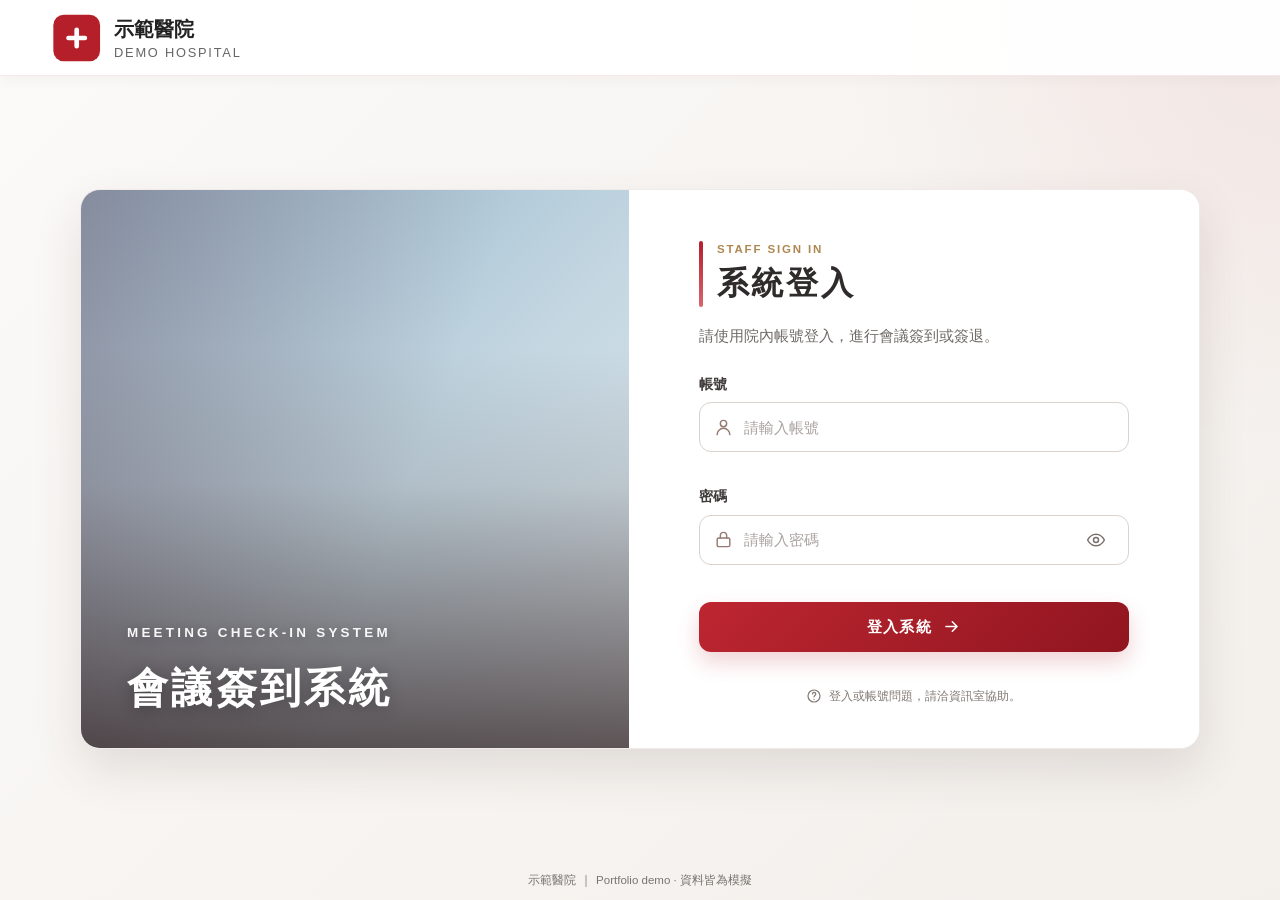
<file: wwwroot/index.html>
<!doctype html>
<html lang="zh-Hant">
  <head>
    <meta charset="UTF-8" />
    <meta name="viewport" content="width=device-width, initial-scale=1.0" />
    <meta name="description" content="會議簽到系統登入頁" />
    <title>會議簽到系統｜Demo Hospital</title>
    <link rel="stylesheet" href="css/login.css?v=20261122" />
  </head>
  <body>
    <div class="page-shell">
      <header class="site-header">
        <a class="brand" href="index.html" aria-label="會議簽到系統首頁">
          <img src="assets/logo.svg" alt="示範醫院" />
        </a>
      </header>

      <main class="main-content">
        <div class="login-layout">
          <section class="hero-panel" aria-label="會議簽到系統">
            <div class="hero-overlay" aria-hidden="true"></div>
            <div class="hero-content">
              <span class="eyebrow">MEETING CHECK-IN SYSTEM</span>
              <h1>會議簽到系統</h1>
            </div>
          </section>

          <section class="form-panel">
            <div class="login-card">
              <div class="card-heading">
                <span class="section-mark" aria-hidden="true"></span>
                <div>
                  <p class="kicker">STAFF SIGN IN</p>
                  <h2>系統登入</h2>
                </div>
              </div>

              <p class="welcome-text">請使用院內帳號登入，進行會議簽到或簽退。</p>

              <form id="loginForm" novalidate>
                <div class="field-group">
                  <label for="account">帳號</label>
                  <div class="input-wrap">
                    <svg aria-hidden="true" viewBox="0 0 24 24">
                      <path d="M20 21a8 8 0 0 0-16 0" />
                      <circle cx="12" cy="7" r="4" />
                    </svg>
                    <input
                      id="account"
                      name="account"
                      type="text"
                      autocomplete="username"
                      placeholder="請輸入帳號"
                      aria-describedby="accountError"
                    />
                  </div>
                  <p class="error-message" id="accountError" role="alert"></p>
                </div>

                <div class="field-group">
                  <label for="password">密碼</label>
                  <div class="input-wrap">
                    <svg aria-hidden="true" viewBox="0 0 24 24">
                      <rect x="4" y="10" width="16" height="11" rx="2" />
                      <path d="M8 10V7a4 4 0 0 1 8 0v3" />
                    </svg>
                    <input
                      id="password"
                      name="password"
                      type="password"
                      autocomplete="current-password"
                      placeholder="請輸入密碼"
                      aria-describedby="passwordError"
                    />
                    <span
                      id="capsLockIcon"
                      class="caps-lock-icon"
                      title="大寫鎖定已開啟"
                      aria-label="大寫鎖定已開啟"
                      hidden
                      >⇪</span
                    >
                    <button
                      class="password-toggle"
                      id="passwordToggle"
                      type="button"
                      aria-label="顯示密碼"
                      aria-pressed="false"
                    >
                      <svg class="eye-open" aria-hidden="true" viewBox="0 0 24 24">
                        <path d="M2 12s3.5-7 10-7 10 7 10 7-3.5 7-10 7S2 12 2 12Z" />
                        <circle cx="12" cy="12" r="3" />
                      </svg>
                      <svg class="eye-closed" aria-hidden="true" viewBox="0 0 24 24">
                        <path d="m3 3 18 18" />
                        <path d="M10.6 10.7a2 2 0 0 0 2.7 2.7" />
                        <path
                          d="M9.9 4.2A10.7 10.7 0 0 1 12 4c6.5 0 10 8 10 8a15.7 15.7 0 0 1-2 3.1"
                        />
                        <path d="M6.6 6.6C3.7 8.5 2 12 2 12s3.5 8 10 8a9.8 9.8 0 0 0 4.1-.9" />
                      </svg>
                    </button>
                  </div>
                  <p class="error-message" id="passwordError" role="alert"></p>
                </div>

                <button class="login-button" type="submit">
                  <span class="login-label">登入系統</span>
                  <svg aria-hidden="true" viewBox="0 0 24 24">
                    <path d="M5 12h14M13 6l6 6-6 6" />
                  </svg>
                </button>

                <div
                  class="status-message"
                  id="statusMessage"
                  role="status"
                  aria-live="polite"
                ></div>
              </form>

              <div class="support-note">
                <svg aria-hidden="true" viewBox="0 0 24 24">
                  <circle cx="12" cy="12" r="9" />
                  <path d="M9.8 9a2.4 2.4 0 1 1 3.6 2.1c-.9.5-1.4 1.1-1.4 2.2M12 17h.01" />
                </svg>
                <p>登入或帳號問題，請洽資訊室協助。</p>
              </div>
            </div>
          </section>
        </div>
      </main>

      <footer class="site-footer">
        <span>示範醫院</span>
        <span class="footer-separator" aria-hidden="true">｜</span>
        <span>Portfolio demo · 資料皆為模擬</span>
      </footer>
    </div>

    <script src="js/login.js?v=20261122"></script>
  </body>
</html>
</file>
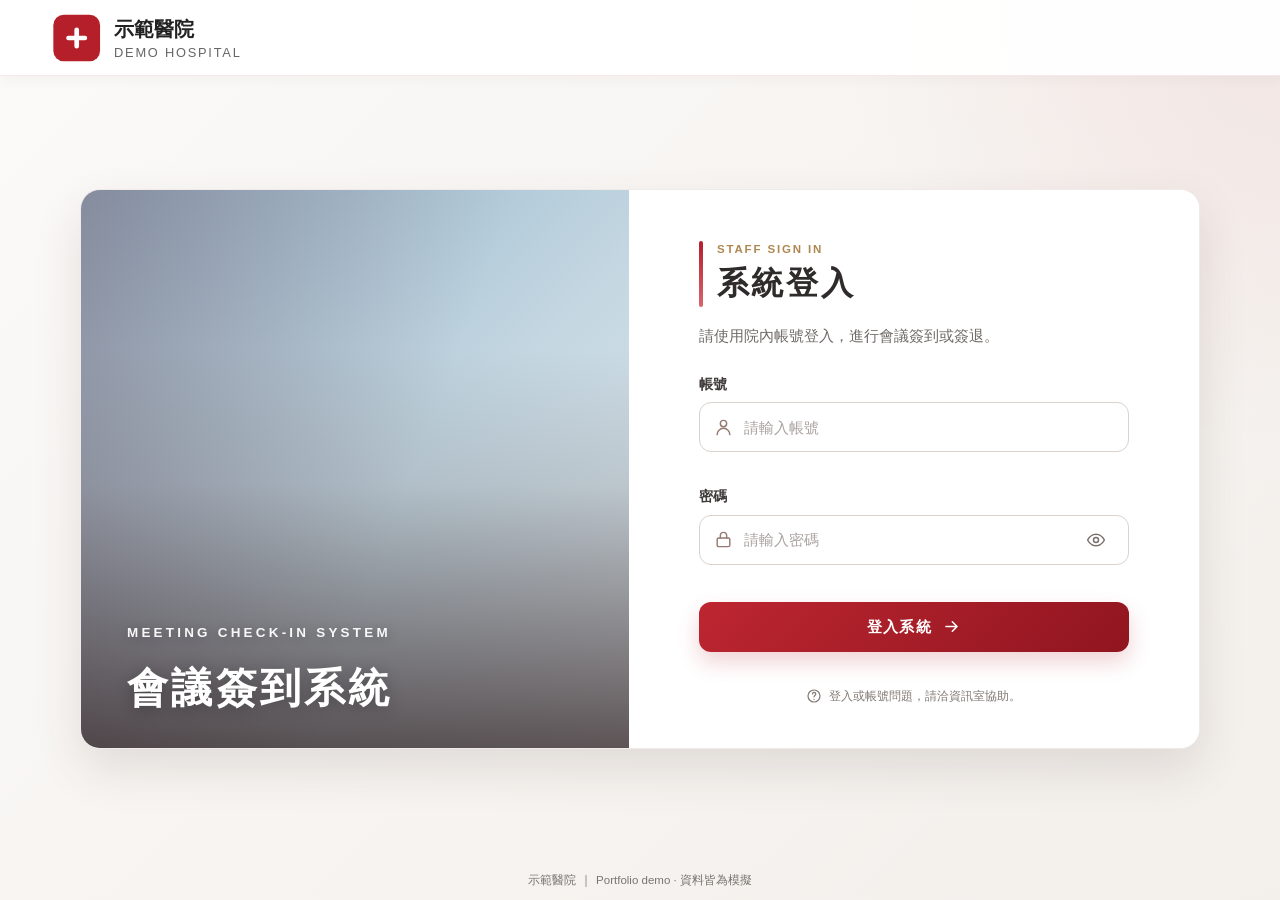
<file: wwwroot/attendance.html>
<!doctype html>
<html lang="zh-Hant">
  <head>
    <meta charset="utf-8" />
    <meta name="viewport" content="width=device-width,initial-scale=1" />
    <title>會議簽到名單</title>
    <link rel="stylesheet" href="css/app.css?v=20261122" />
    <style>
      .app-main {
        width: min(1600px, calc(100% - 28px));
        margin: 22px auto 44px;
      }
      .attendance-report {
        background: #fff;
        padding: 24px;
        border-radius: 16px;
        font-family: 'Microsoft JhengHei', 'Noto Sans TC', Arial, sans-serif;
        overflow: hidden;
      }
      .report-heading {
        text-align: center;
        margin-bottom: 14px;
      }
      .report-heading h1,
      .report-heading h2,
      .report-heading h3 {
        margin: 3px 0;
      }
      .hospital-full-name {
        font-size: 1.35rem;
        font-weight: 800;
        line-height: 1.3;
      }
      .report-heading h1 {
        font-size: 2rem;
        line-height: 1.2;
      }
      .report-heading h3 {
        font-size: 1.55rem;
        line-height: 1.2;
      }
      .report-info {
        display: flex;
        align-items: center;
        justify-content: space-between;
        gap: 28px;
        margin: 14px 0;
        font-size: 0.95rem;
        white-space: nowrap;
      }
      .report-info > div {
        min-width: 0;
      }
      .report-info .hosts {
        flex: 1;
        text-align: center;
      }
      .report-stats {
        display: flex;
        justify-content: center;
        gap: 36px;
        margin: 14px 0 0;
        padding: 9px 12px 0;
        border-top: 1.5px solid #111;
        font-weight: 700;
      }
      .person-main {
        font-weight: 700;
      }
      .table-wrap {
        width: 100%;
        overflow-x: auto;
        border: 1px solid #111;
        border-radius: 10px;
      }
      .attendance-table {
        width: 100%;
        min-width: 1380px;
        table-layout: fixed;
        border-collapse: collapse;
        border: 0;
      }
      .attendance-table th,
      .attendance-table td {
        height: 52px;
        padding: 6px;
        border: 1px solid #777;
        vertical-align: middle;
        text-align: center;
        word-break: break-word;
        overflow-wrap: anywhere;
        font-size: 13px;
      }
      .attendance-table th {
        height: 42px;
        background: #ededed;
        font-weight: 700;
        white-space: normal;
      }
      .attendance-table input,
      .attendance-table select {
        width: 100%;
        height: 36px;
        min-height: 36px;
        min-width: 0;
        padding: 4px 8px;
        border: 1px solid #d8ceca;
        border-radius: 7px;
        background: #fff;
        font-size: 13px;
      }
      .attendance-table .readonly {
        background: #faf9f8;
      }
      .time-picker-inline {
        display: grid;
        grid-template-columns: minmax(44px, 1fr) 10px minmax(44px, 1fr);
        align-items: center;
        gap: 3px;
      }
      .time-picker-inline select {
        width: 100%;
        min-width: 0;
        text-align: center;
        padding: 3px 2px;
      }
      .time-picker-inline .time-colon {
        font-weight: 700;
      }
      .print-time,
      .print-cell-value {
        display: none;
      }
      .attendance-table th:nth-child(1),
      .attendance-table td:nth-child(1) {
        width: 10%;
      }
      .attendance-table th:nth-child(2),
      .attendance-table td:nth-child(2) {
        width: 10%;
      }
      .attendance-table th:nth-child(3),
      .attendance-table td:nth-child(3) {
        width: 15%;
      }
      .attendance-table th:nth-child(4),
      .attendance-table td:nth-child(4) {
        width: 16%;
      }
      .attendance-table th:nth-child(5),
      .attendance-table td:nth-child(5) {
        width: 12%;
      }
      .attendance-table th:nth-child(6),
      .attendance-table td:nth-child(6) {
        width: 11%;
      }
      .attendance-table th:nth-child(7),
      .attendance-table td:nth-child(7) {
        width: 13%;
      }
      .attendance-table th:nth-child(8),
      .attendance-table td:nth-child(8) {
        width: 15%;
      }
      .attendance-table th:nth-child(9),
      .attendance-table td:nth-child(9) {
        width: 8%;
      }
      .page-actions {
        display: flex;
        gap: 10px;
        flex-wrap: wrap;
        margin-top: 14px;
      }
      .page-actions-top {
        margin: 0 0 18px;
        justify-content: flex-end;
      }
      .page-actions-top #back {
        margin-right: auto;
        order: -1;
      }
      .time-input-inline {
        width: 100%;
        min-width: 92px;
        padding: 3px 4px;
      }
      .page-actions .btn {
        height: 40px;
        display: inline-flex;
        align-items: center;
        justify-content: center;
      }
      @page {
        size: A4 portrait;
        margin: 7mm;
      }
      @media print {
        html,
        body {
          width: 100% !important;
          height: auto !important;
          min-height: 0 !important;
          margin: 0 !important;
          padding: 0 !important;
          background: #fff !important;
          overflow: visible !important;
          font-family: 'Microsoft JhengHei', 'Noto Sans TC', Arial, sans-serif !important;
        }
        #shell,
        .page-actions,
        .btn,
        .toast,
        .system-dialog-backdrop {
          display: none !important;
        }
        .app-main {
          display: block !important;
          width: 100% !important;
          margin: 0 !important;
          padding: 0 !important;
          overflow: visible !important;
        }
        .attendance-report {
          width: 100% !important;
          margin: 0 !important;
          padding: 0 !important;
          border-radius: 0 !important;
          overflow: visible !important;
        }
        .report-heading {
          margin: 0 0 5px !important;
        }
        .hospital-full-name {
          font-size: 14px !important;
          white-space: nowrap;
        }
        .report-heading h1 {
          font-size: 21px !important;
          margin: 2px 0 !important;
        }
        .report-heading h3 {
          font-size: 16px !important;
          margin: 1px 0 !important;
        }
        .report-info {
          grid-template-columns: 1fr 1fr !important;
          gap: 3px 10px !important;
          margin: 5px 0 !important;
          font-size: 8px !important;
        }
        .table-wrap {
          width: 100% !important;
          overflow: visible !important;
          border: 0 !important;
          border-radius: 0 !important;
        }
        .attendance-table {
          width: 100% !important;
          min-width: 0 !important;
          table-layout: fixed !important;
          border-collapse: collapse !important;
          border: 1.2px solid #000 !important;
        }
        .attendance-table thead {
          display: table-header-group !important;
        }
        .attendance-table tr {
          page-break-inside: avoid !important;
        }
        .attendance-table th,
        .attendance-table td {
          height: 22px !important;
          min-height: 22px !important;
          font-size: 6.5px !important;
          line-height: 1.15 !important;
          padding: 2px 1px !important;
          border: 1px solid #000 !important;
          text-align: center !important;
          vertical-align: middle !important;
        }
        .attendance-table th {
          height: 24px !important;
          background: #ededed !important;
          -webkit-print-color-adjust: exact !important;
          print-color-adjust: exact !important;
        }
        .attendance-table input,
        .attendance-table select,
        .time-picker-inline {
          display: none !important;
        }
        .print-time,
        .print-cell-value {
          display: inline !important;
          font-size: 6.5px !important;
          line-height: 1.15 !important;
        }
        .attendance-table th:nth-child(1),
        .attendance-table td:nth-child(1) {
          width: 9% !important;
        }
        .attendance-table th:nth-child(2),
        .attendance-table td:nth-child(2) {
          width: 9% !important;
        }
        .attendance-table th:nth-child(3),
        .attendance-table td:nth-child(3) {
          width: 14% !important;
        }
        .attendance-table th:nth-child(4),
        .attendance-table td:nth-child(4) {
          width: 15% !important;
        }
        .attendance-table th:nth-child(5),
        .attendance-table td:nth-child(5) {
          width: 12% !important;
        }
        .attendance-table th:nth-child(6),
        .attendance-table td:nth-child(6) {
          width: 9% !important;
        }
        .attendance-table th:nth-child(7),
        .attendance-table td:nth-child(7) {
          width: 12% !important;
        }
        .attendance-table th:nth-child(8),
        .attendance-table td:nth-child(8) {
          width: 13% !important;
        }
        .attendance-table th:nth-child(9),
        .attendance-table td:nth-child(9) {
          width: 7% !important;
        }
        .report-stats {
          gap: 24px !important;
          margin: 6px 0 0 !important;
          padding: 5px 8px 0 !important;
          font-size: 8px !important;
          page-break-inside: avoid !important;
        }
      }
    </style>
  </head>
  <body>
    <div id="shell"></div>
    <main class="app-main">
      <section class="attendance-report">
        <div class="page-actions page-actions-top">
          <button class="btn btn-primary" id="save" type="button">儲存</button>
          <button class="btn btn-outline" id="excel" type="button">下載 Excel</button>
          <button class="btn btn-outline" id="pdf" type="button">列印／另存 PDF</button>
          <a class="btn btn-light" id="back">返回</a>
        </div>
        <div class="report-heading">
          <h2 class="hospital-full-name">示範醫院</h2>
          <h1 id="title">會議簽到單</h1>
          <h3 id="subTitle"></h3>
        </div>
        <div class="report-info">
          <div><b>時間：</b><span id="meetingTime">—</span></div>
          <div class="hosts"><b>主持人：</b><span id="meetingHosts">—</span></div>
          <div><b>地點：</b><span id="meetingLocation">—</span></div>
        </div>
        <div class="table-wrap">
          <table class="data-table attendance-table">
            <thead>
              <tr>
                <th>簽到時間</th>
                <th>簽退時間</th>
                <th>單位</th>
                <th>姓名（員工編號）</th>
                <th>職稱</th>
                <th>出席狀況</th>
                <th>代理人單位</th>
                <th>代理人姓名（員工編號）</th>
                <th>未出席原因</th>
              </tr>
            </thead>
            <tbody id="tbody"></tbody>
          </table>
        </div>
        <div class="report-stats">
          <span id="expectedStat">應到人數：<b id="expected">0</b></span>
          <span>實到人數：<b id="actual">0</b></span>
          <span id="rateStat">出席率：<b id="rate">0%</b></span>
          <span id="openStat" hidden>開放非名單人員加入，不計算出席率</span>
        </div>
      </section>
    </main>
    <script src="js/app.js?v=20261122"></script>
    <script src="js/attendance.js?v=20261122"></script>
  </body>
</html>
</file>
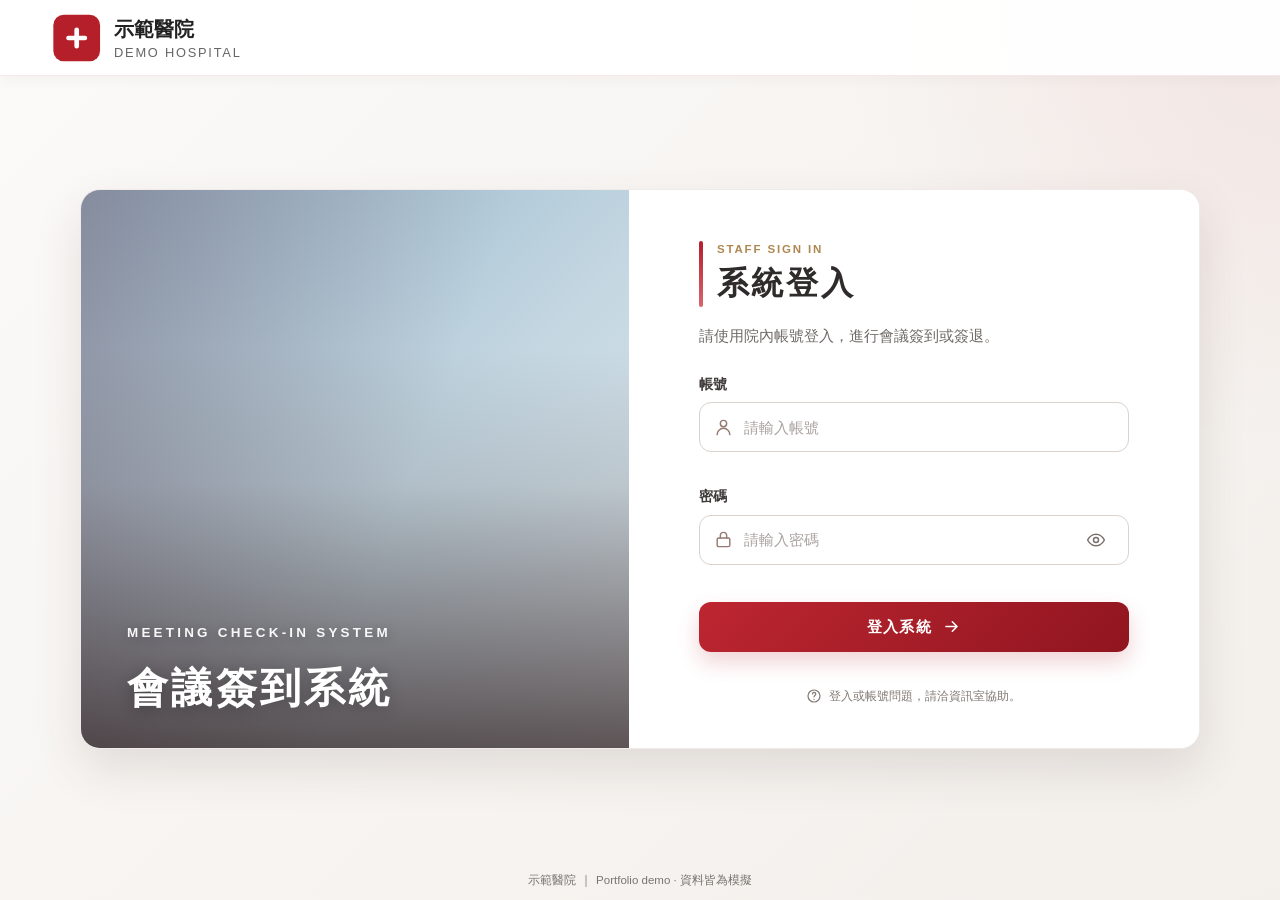
<file: wwwroot/create-meeting.html>
<!doctype html>
<html lang="zh-Hant">
  <head>
    <meta charset="utf-8" />
    <meta name="viewport" content="width=device-width,initial-scale=1" />
    <title id="documentTitle">發起會議</title>
    <link rel="stylesheet" href="css/app.css?v=20261122" />
    <style>
      .participant-check-item.is-added {
        opacity: 0.55;
      }
      .participant-picker.participant-picker-multi {
        grid-template-columns: 1fr 1fr;
      }
      @media (max-width: 820px) {
        .participant-picker.participant-picker-multi {
          grid-template-columns: 1fr;
        }
      }
    </style>
  </head>
  <body>
    <div id="shell"></div>
    <main class="main">
      <div class="page-title">
        <h1 id="pageHeading">發起會議</h1>
        <p id="pageDescription">請填寫會議基本資料，並依單位選擇主持人與參與人員。</p>
      </div>

      <form id="meetingForm" class="panel">
        <div class="form-grid">
          <div class="field full">
            <label for="meetingName">會議名稱</label>
            <input id="meetingName" name="name" required placeholder="請輸入會議名稱" />
          </div>
          <div class="field full">
            <label for="meetingSubName">會議次名稱</label>
            <input
              id="meetingSubName"
              name="subName"
              placeholder="選填，例如：第 3 次會議、專案工作小組"
            />
          </div>
          <div class="field">
            <label for="meetingDate">會議日期</label>
            <input id="meetingDate" type="date" name="date" required />
          </div>
          <div class="field full">
            <label>會議地點</label>
            <div class="location-choice-inline">
              <label class="choice-option"
                ><input type="radio" name="hasLocation" value="0" checked /> 無</label
              >
              <label class="choice-option"
                ><input type="radio" name="hasLocation" value="1" /> 有</label
              >
              <select name="location" id="location" hidden>
                <option value="">請選擇地點</option>
              </select>
              <input
                id="customLocation"
                class="custom-location-input"
                type="text"
                maxlength="100"
                placeholder="請輸入會議地點"
                hidden
              />
            </div>
          </div>
          <div class="field">
            <label for="meetingStart">會議開始時間</label>
            <div class="time-input-wrap">
              <input
                id="meetingStart"
                type="text"
                name="start"
                required
                readonly
                inputmode="none"
                placeholder="請選擇時間"
                autocomplete="off"
                data-material-timepicker
                data-minute-step="5"
                data-time-title="選擇會議開始時間"
              />
              <button
                class="time-picker-trigger"
                type="button"
                data-time-target="meetingStart"
                aria-label="開啟開始時間選擇器"
              >
                ◷
              </button>
            </div>
          </div>
          <div class="field">
            <label for="meetingEnd">會議結束時間</label>
            <div class="time-input-wrap">
              <input
                id="meetingEnd"
                type="text"
                name="end"
                required
                readonly
                inputmode="none"
                placeholder="請選擇時間"
                autocomplete="off"
                data-material-timepicker
                data-minute-step="5"
                data-time-title="選擇會議結束時間"
              />
              <button
                class="time-picker-trigger"
                type="button"
                data-time-target="meetingEnd"
                aria-label="開啟結束時間選擇器"
              >
                ◷
              </button>
            </div>
          </div>
        </div>

        <hr class="section-line" />
        <h2 class="section-title">主持人</h2>
        <p class="section-help">
          主持人 1 預設為發起者，可自行修改；主持人 2、3 為選填。所有主持人會自動加入參與名單。
        </p>
        <datalist id="departmentOptions"></datalist>
        <div class="form-grid">
          <div class="field">
            <label for="host1Dept">主持人 1 單位</label
            ><input
              id="host1Dept"
              list="departmentOptions"
              autocomplete="off"
              placeholder="輸入單位代號或名稱搜尋"
            />
          </div>
          <div class="field">
            <label for="host1">主持人 1</label
            ><select id="host1" name="host1UserID" required>
              <option value="">請先選擇單位</option>
            </select>
          </div>
          <div class="field">
            <label for="host2Dept">主持人 2 單位</label
            ><input
              id="host2Dept"
              list="departmentOptions"
              autocomplete="off"
              placeholder="輸入單位代號或名稱搜尋"
            />
          </div>
          <div class="field">
            <label for="host2">主持人 2</label
            ><select id="host2" name="host2UserID">
              <option value="">不指定</option>
            </select>
          </div>
          <div class="field">
            <label for="host3Dept">主持人 3 單位</label
            ><input
              id="host3Dept"
              list="departmentOptions"
              autocomplete="off"
              placeholder="輸入單位代號或名稱搜尋"
            />
          </div>
          <div class="field">
            <label for="host3">主持人 3</label
            ><select id="host3" name="host3UserID">
              <option value="">不指定</option>
            </select>
          </div>
        </div>

        <hr class="section-line" />
        <h2 class="section-title">參與人員</h2>
        <div class="field full open-meeting-option">
          <label class="choice-option open-meeting-checkbox">
            <input id="allowWalkIn" type="checkbox" />
            開放非名單人員加入
          </label>
          <p class="section-help">
            開啟後，名單外的院內人員與訪客也能掃描 QR Code
            簽到；此類會議不計算出席率，也不可代簽。未開啟時，只有參與名單內的人可以簽到。
          </p>
        </div>
        <p class="section-help">
          可以選擇單位後勾選多位人員，或直接搜尋姓名、員工編號。主持人會由系統自動加入。
        </p>
        <div class="participant-picker participant-picker-multi">
          <div class="field">
            <label for="participantDept">單位</label>
            <input
              id="participantDept"
              list="departmentOptions"
              autocomplete="off"
              placeholder="輸入單位代號或名稱搜尋"
            />
          </div>
          <div class="field">
            <label for="participantSearch">或搜尋姓名／員工編號</label>
            <input
              id="participantSearch"
              type="search"
              autocomplete="off"
              placeholder="例如：王小明、10001"
            />
          </div>
          <div class="field full participant-check-field">
            <label>人員</label>
            <div id="participantChecklist" class="participant-checklist">
              <span class="hint">請先選擇單位</span>
            </div>
          </div>
          <div class="participant-add">
            <button class="btn btn-outline" id="addParticipant" type="button">
              加入已勾選人員
            </button>
          </div>
        </div>

        <div class="selected-block selected-participant-box">
          <h3>參與名單（<span id="selectedCount">0</span>）</h3>
          <div id="selectedPeople" class="selected-people">
            <span class="hint">主持人會自動加入；其餘人員可由上方勾選。</span>
          </div>
        </div>

        <div class="field full" style="margin-top: 18px">
          <label for="meetingNote">會議說明／備註</label>
          <textarea id="meetingNote" name="note" placeholder="可填寫會議說明或注意事項"></textarea>
        </div>
        <div class="actions">
          <button class="btn btn-primary" id="submitButton" type="submit">建立會議</button>
          <a class="btn btn-light" id="cancelButton" href="dashboard.html">取消</a>
        </div>
      </form>
    </main>

    <script src="js/app.js?v=20261122"></script>
    <script src="js/time-picker.js?v=20261122"></script>
    <script src="js/create-meeting.js?v=20261122"></script>
  </body>
</html>
</file>
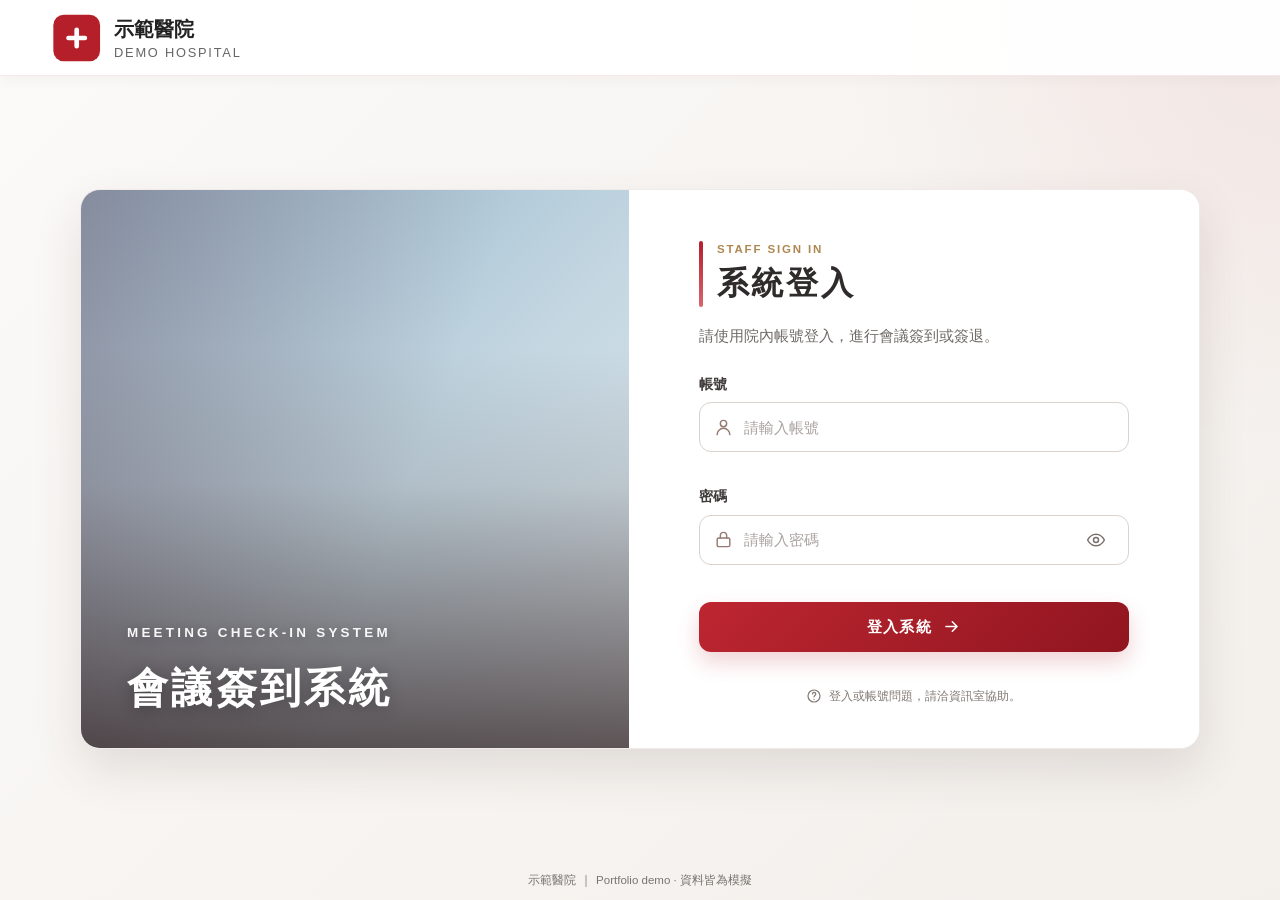
<file: wwwroot/dashboard.html>
<!doctype html>
<html lang="zh-Hant">
  <head>
    <meta charset="utf-8" />
    <meta name="viewport" content="width=device-width,initial-scale=1" />
    <title>會議簽到系統</title>
    <link rel="stylesheet" href="css/app.css?v=20261122" />
  </head>
  <body>
    <div id="shell"></div>
    <main class="main">
      <div class="page-title">
        <h1 id="welcome">您好</h1>
        <p id="todaySummary">歡迎使用會議簽到系統。</p>
      </div>
      <section class="feature-grid three-up">
        <a class="feature-card" href="sign-in.html"
          ><div>
            <div class="icon-box">▣</div>
            <h2>今日會議</h2>
            <p>查看今天的會議，開啟 QR Code 讓與會者簽到。</p>
          </div>
          <span class="arrow">前往今日會議 →</span></a
        ><a class="feature-card" href="create-meeting.html"
          ><div>
            <div class="icon-box">＋</div>
            <h2>發起會議</h2>
            <p>設定會議資訊、主持人、地點與參與人員。</p>
          </div>
          <span class="arrow">建立會議 →</span></a
        ><a class="feature-card" href="my-meetings.html"
          ><div>
            <div class="icon-box">⌕</div>
            <h2>我的會議</h2>
            <p>查看我發起或主持的會議，管理 QR Code 與簽到名單。</p>
          </div>
          <span class="arrow">查看我的會議 →</span></a
        >
      </section>
    </main>
    <script src="js/app.js?v=20261122"></script>
    <script src="js/dashboard.js?v=20261122"></script>
  </body>
</html>
</file>
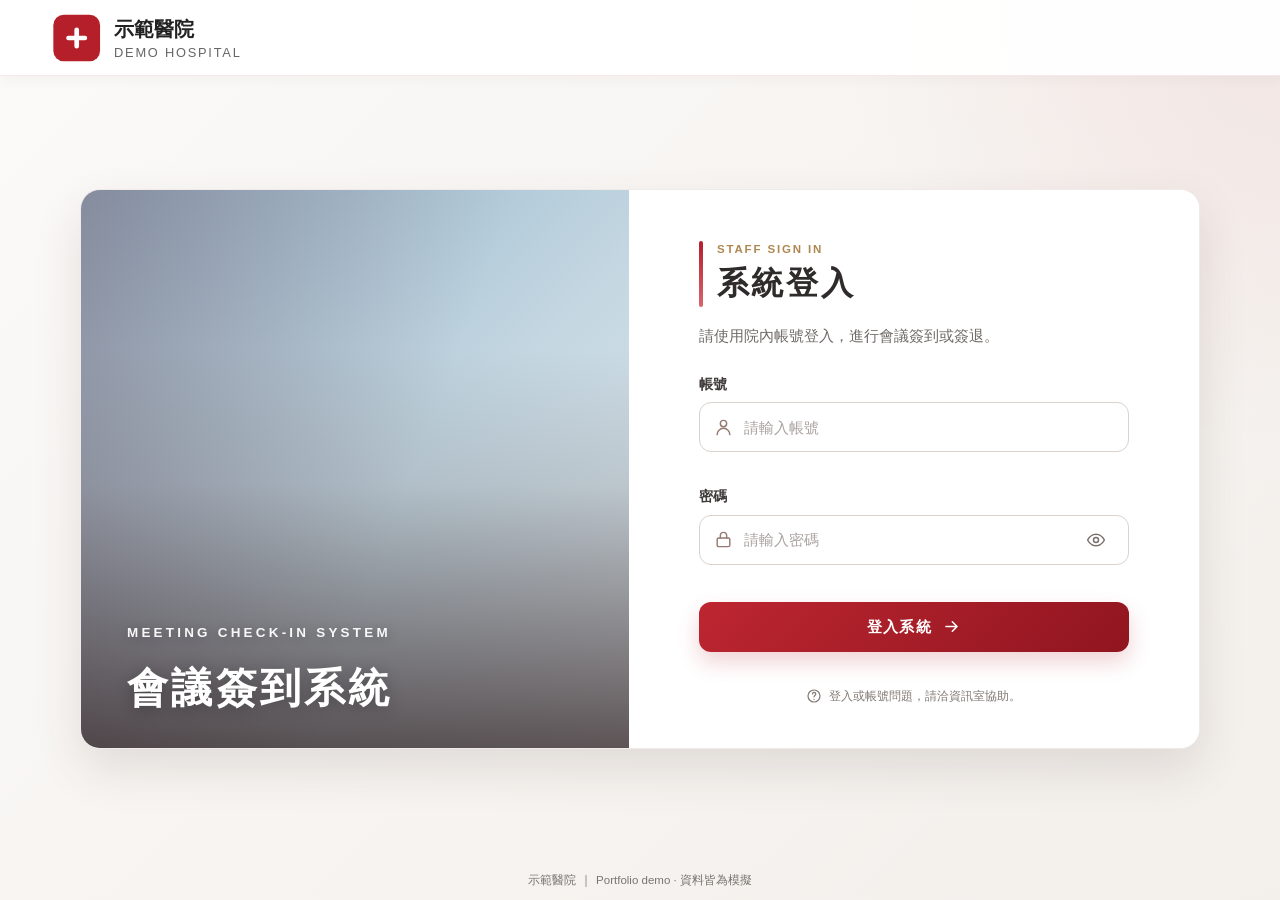
<file: wwwroot/meeting-detail.html>
<!doctype html>
<html lang="zh-Hant">
  <head>
    <meta charset="utf-8" />
    <meta name="viewport" content="width=device-width,initial-scale=1" />
    <title>會議資料</title>
    <link rel="stylesheet" href="css/app.css?v=20261122" />
    <style>
      .detail-page-title {
        margin-bottom: 18px;
      }
      .detail-page-title h1 {
        font-size: clamp(1.9rem, 3vw, 2.45rem);
        margin-bottom: 4px;
      }
      .detail-page-title p {
        font-size: 1rem;
        color: #8b817c;
      }
      .meeting-detail-panel {
        padding: 30px;
      }
      .detail-summary {
        border: 1px solid #e8dfda;
        border-radius: 16px;
        background: #fff;
        overflow: hidden;
      }
      .detail-topline {
        display: grid;
        grid-template-columns: 1fr 1fr;
        gap: 24px;
        padding: 20px 22px;
        border-bottom: 1px solid #eee6e2;
      }
      .detail-main-grid {
        display: grid;
        grid-template-columns: repeat(3, minmax(0, 1fr));
        border-bottom: 1px solid #eee6e2;
      }
      .detail-main-item {
        padding: 20px 22px;
        border-right: 1px solid #f0e9e5;
      }
      .detail-main-item:last-child {
        border-right: 0;
      }
      .detail-hosts {
        padding: 20px 22px;
        border-bottom: 1px solid #eee6e2;
      }
      .detail-label {
        display: block;
        margin-bottom: 7px;
        color: #837874;
        font-size: 0.82rem;
        font-weight: 700;
        letter-spacing: 0.02em;
      }
      .detail-value {
        display: block;
        color: #2f2b29;
        font-size: 1.08rem;
        font-weight: 700;
        line-height: 1.5;
        word-break: break-word;
      }
      .detail-hosts .detail-value {
        font-size: 1.05rem;
      }
      .attendance-block {
        margin: 20px 22px;
        padding: 18px 20px;
        border-radius: 12px;
        background: #faf7f5;
      }
      .attendance-value {
        font-size: 2rem;
        font-weight: 800;
        color: #b51f2a;
        line-height: 1;
      }
      .attendance-unit {
        margin-left: 4px;
        color: #2f2b29;
        font-weight: 700;
      }
      .note-card {
        margin-top: 20px;
        padding: 18px 20px;
        border: 1px solid #e8dfda;
        border-radius: 14px;
        background: #fff;
      }
      .note-card .detail-value {
        font-weight: 500;
        white-space: pre-line;
      }
      .detail-actions {
        display: flex;
        align-items: center;
        justify-content: space-between;
        gap: 18px;
        flex-wrap: wrap;
        margin-top: 24px;
      }
      .detail-actions-primary,
      .detail-actions-secondary {
        display: flex;
        gap: 10px;
        flex-wrap: wrap;
      }
      .btn-danger-outline {
        background: #fff;
        border: 1px solid var(--red);
        color: var(--red);
      }
      .detail-actions-top {
        margin: 0 0 20px;
      }
      .detail-state-tag {
        font-size: 0.9rem;
        vertical-align: middle;
        margin-left: 8px;
      }
      .attendance-summary {
        display: flex;
        align-items: baseline;
        gap: 6px;
        flex-wrap: wrap;
        color: #2f2b29;
        font-weight: 700;
      }
      .detail-meta {
        padding: 14px 22px;
        color: #8b817c;
        font-size: 0.86rem;
      }
      .btn-danger-outline:hover {
        background: #fff3f4;
      }
      @media (max-width: 820px) {
        .meeting-detail-panel {
          padding: 20px;
        }
        .detail-topline,
        .detail-main-grid {
          grid-template-columns: 1fr;
        }
        .detail-topline {
          gap: 14px;
        }
        .detail-main-item {
          border-right: 0;
          border-bottom: 1px solid #f0e9e5;
        }
        .detail-main-item:last-child {
          border-bottom: 0;
        }
        .detail-actions {
          align-items: stretch;
        }
        .detail-actions-primary,
        .detail-actions-secondary {
          width: 100%;
        }
        .detail-actions .btn {
          flex: 1;
          text-align: center;
        }
      }
    </style>
  </head>
  <body>
    <div id="shell"></div>
    <main class="main">
      <div class="page-title detail-page-title">
        <h1 id="title">會議資料</h1>
        <p id="sub"></p>
      </div>
      <section id="content" class="panel"></section>
    </main>

    <script src="js/app.js?v=20261122"></script>
    <script src="js/meeting-detail.js?v=20261122"></script>
  </body>
</html>
</file>
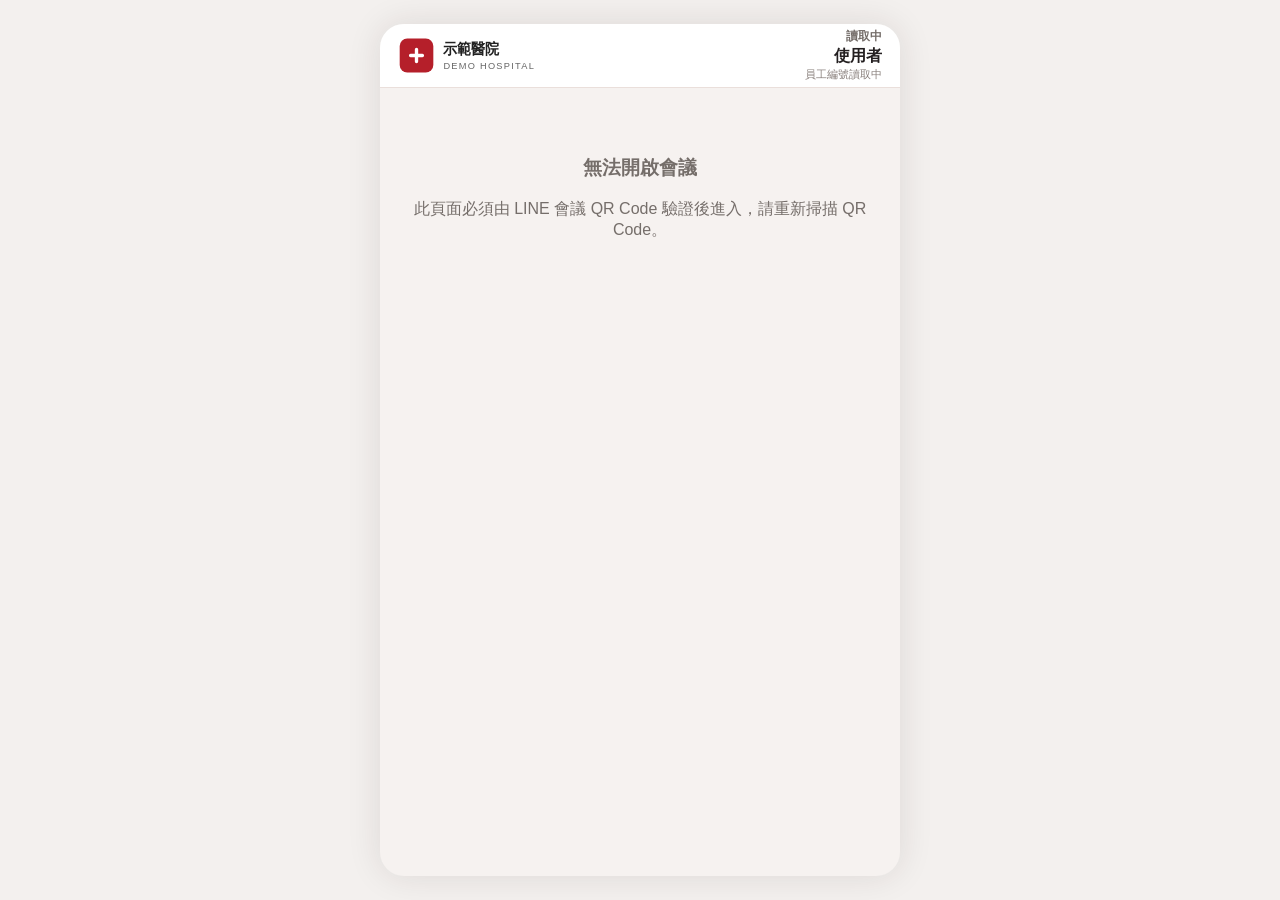
<file: wwwroot/mobile-checkin.html>
<!doctype html>
<html lang="zh-Hant">
  <head>
    <meta charset="utf-8" />
    <meta name="viewport" content="width=device-width,initial-scale=1,viewport-fit=cover" />
    <meta name="theme-color" content="#b51f2a" />
    <title>手機簽到｜會議簽到系統</title>
    <link rel="stylesheet" href="css/app.css?v=20261122" />

    <style>
      .mobile-topbar-user {
        display: flex;
        align-items: center;
        justify-content: space-between;
        gap: 14px;
      }
      .mobile-topbar-user > img {
        flex: 0 1 auto;
        min-width: 0;
      }
      .mobile-top-user {
        margin-left: auto;
        min-width: 0;
        max-width: 48%;
        display: flex;
        flex-direction: column;
        align-items: flex-end;
        text-align: right;
        line-height: 1.25;
      }
      .mobile-top-user-dept {
        width: 100%;
        overflow: hidden;
        text-overflow: ellipsis;
        white-space: nowrap;
        font-size: 12px;
        color: #766f6b;
      }
      .mobile-top-user-name {
        width: 100%;
        overflow: hidden;
        text-overflow: ellipsis;
        white-space: nowrap;
        margin-top: 2px;
        font-size: 16px;
        color: #231f20;
        font-weight: 800;
      }
      .mobile-top-user-meta {
        width: 100%;
        overflow: hidden;
        text-overflow: ellipsis;
        white-space: nowrap;
        margin-top: 2px;
        font-size: 11px;
        color: #8a817d;
      }
      @media (max-width: 390px) {
        .mobile-top-user {
          max-width: 46%;
        }
        .mobile-top-user-dept {
          font-size: 11px;
        }
        .mobile-top-user-name {
          font-size: 15px;
        }
        .mobile-top-user-meta {
          font-size: 10px;
        }
      }
    </style>
  </head>
  <body class="mobile-page">
    <main class="mobile-shell compact-mobile-shell">
      <header class="mobile-topbar mobile-topbar-user">
        <img src="assets/logo.svg" alt="示範醫院" />
        <div id="mobileTopUser" class="mobile-top-user" aria-label="登入者資訊">
          <span class="mobile-top-user-dept">讀取中</span>
          <strong class="mobile-top-user-name">使用者</strong>
          <small class="mobile-top-user-meta">員工編號讀取中</small>
        </div>
      </header>
      <section id="mobileContent" aria-live="polite">
        <div class="mobile-loading">正在載入會議資料…</div>
      </section>
    </main>

    <script src="js/app.js?v=20261122"></script>
    <script src="js/mobile-checkin.js?v=20261122"></script>
  </body>
</html>
</file>
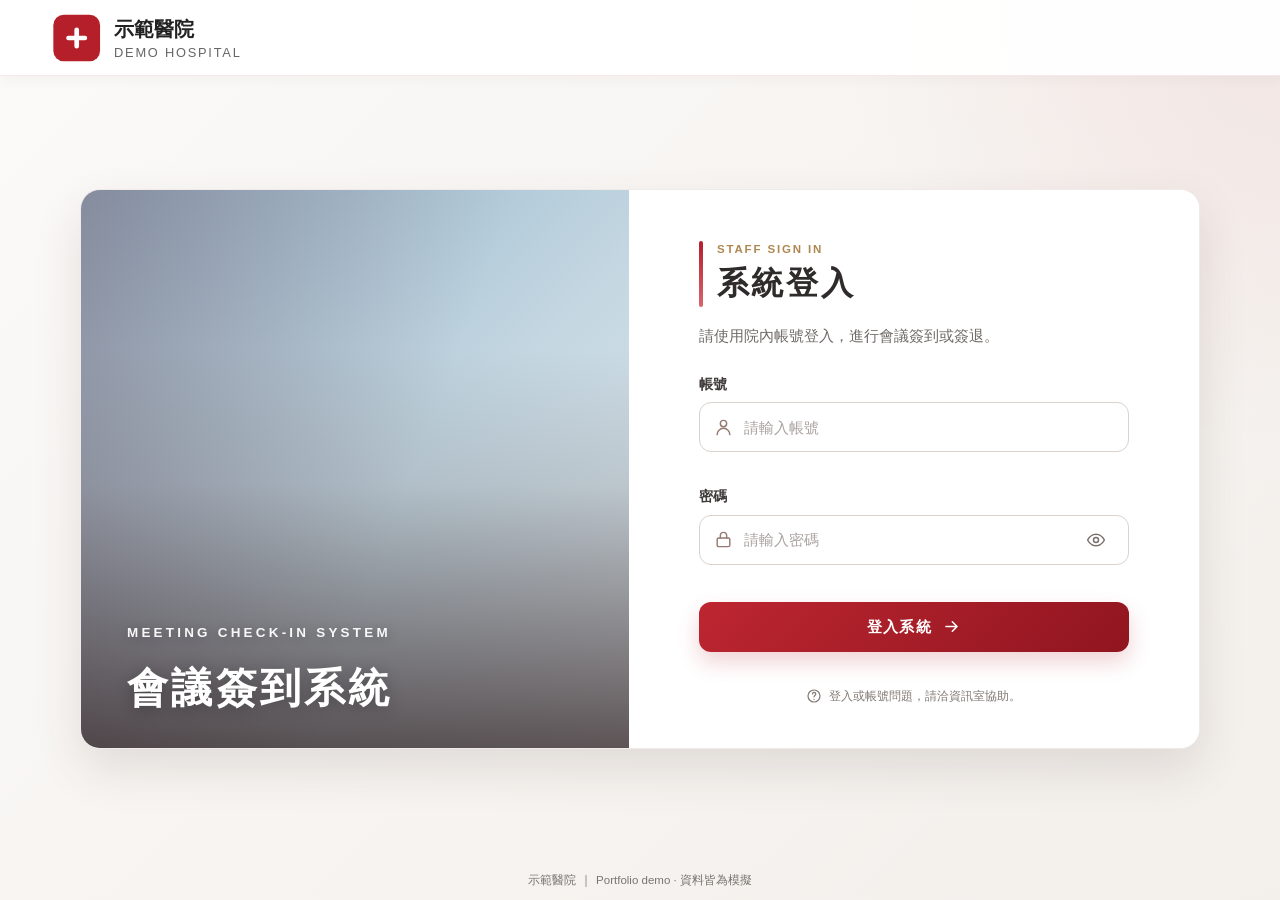
<file: wwwroot/my-meetings.html>
<!doctype html>
<html lang="zh-Hant">
  <head>
    <meta charset="utf-8" />
    <meta name="viewport" content="width=device-width,initial-scale=1" />
    <title>我的會議</title>
    <link rel="stylesheet" href="css/app.css?v=20261122" />
  </head>
  <body>
    <div id="shell"></div>
    <main class="main">
      <div class="page-title">
        <h1>我的會議</h1>
        <p>我發起或主持的會議。</p>
      </div>
      <section class="panel">
        <div class="filters">
          <div class="field wide">
            <label>會議名稱</label><input id="keyword" placeholder="輸入關鍵字" />
          </div>
          <div class="field"><label>開始日期</label><input id="from" type="date" /></div>
          <div class="field"><label>結束日期</label><input id="to" type="date" /></div>
          <button class="btn btn-primary" id="search">查詢</button>
        </div>
      </section>
      <div id="list" class="meeting-list"></div>
      <div class="pagination" id="pagination"></div>
    </main>
    <script src="js/app.js?v=20261122"></script>
    <script src="js/my-meetings.js?v=20261122"></script>
  </body>
</html>
</file>
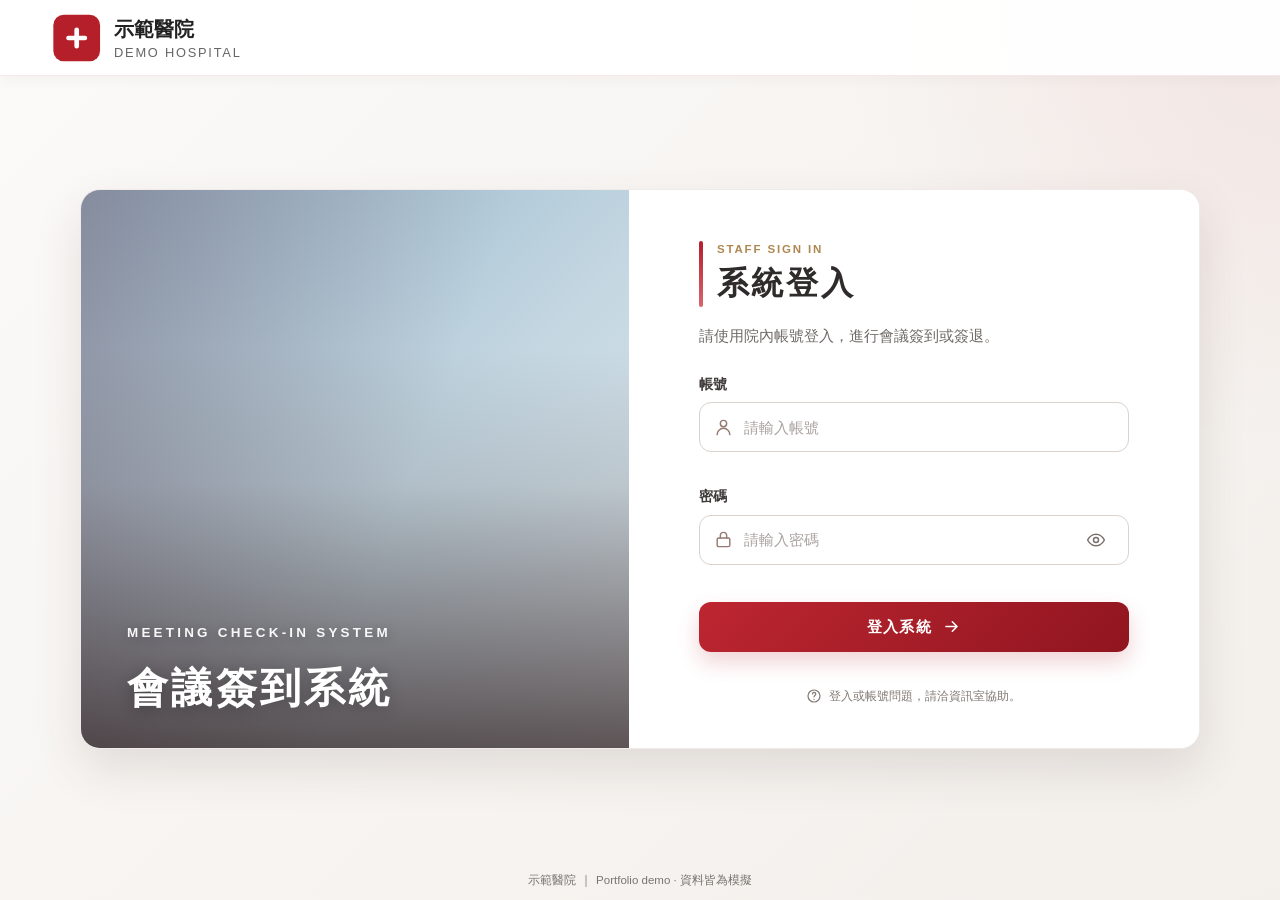
<file: wwwroot/qr.html>
<!doctype html>
<html lang="zh-Hant">
  <head>
    <meta charset="utf-8" />
    <meta name="viewport" content="width=device-width,initial-scale=1" />
    <title>會議 QR Code</title>
    <link rel="stylesheet" href="css/app.css?v=20261122" />
    <style>
      .notice-muted {
        background: #f1efed;
        color: #625c58;
      }
    </style>
  </head>
  <body>
    <div id="shell"></div>
    <main class="main">
      <div class="page-title">
        <h1 id="title">會議 QR Code</h1>
        <p>請使用 LINE 掃描 QR Code，依手機畫面完成簽到或簽退。</p>
      </div>
      <div class="qr-layout">
        <section class="panel qr-card">
          <div class="qr-box" id="qr"><img id="qrImage" alt="會議簽到 QR Code" /></div>
          <div class="notice" id="qrNotice">請使用 LINE 掃描 QR Code 完成簽到／簽退</div>
        </section>
        <section class="panel">
          <h2>會議資訊</h2>
          <div id="info"></div>
          <div class="stats">
            <div class="stat"><span>目前簽到</span><strong id="signedInCount">0</strong></div>
            <div class="stat"><span>已簽退</span><strong id="signedOutCount">0</strong></div>
            <div class="stat" id="expectedStat">
              <span>應到人數</span><strong id="expectedCount">0</strong>
            </div>
          </div>
          <div class="actions">
            <a id="listBtn" class="btn btn-primary" style="display: none">查看簽到名單</a>
            <button class="btn btn-outline" id="regenerateBtn" type="button" hidden>
              重新產生 QR Code
            </button>
            <a class="btn btn-light" id="backBtn" href="sign-in.html">返回今日會議</a>
          </div>
        </section>
      </div>
    </main>

    <script src="js/app.js?v=20261122"></script>
    <script src="js/qr.js?v=20261122"></script>
  </body>
</html>
</file>
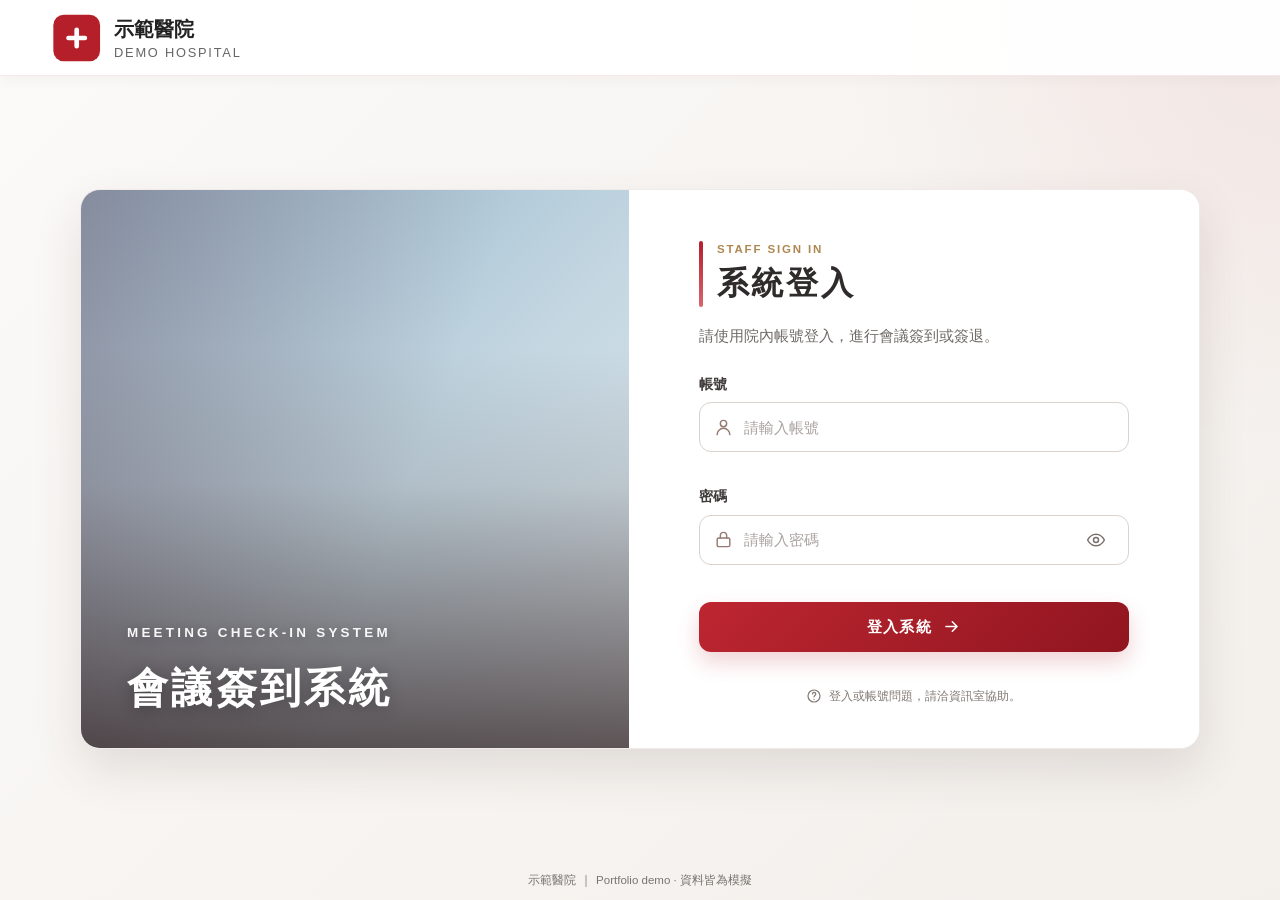
<file: wwwroot/sign-in.html>
<!doctype html>
<html lang="zh-Hant">
  <head>
    <meta charset="utf-8" />
    <meta name="viewport" content="width=device-width,initial-scale=1" />
    <title>今日會議｜會議簽到系統</title>
    <link rel="stylesheet" href="css/app.css?v=20261122" />
  </head>
  <body>
    <div id="shell"></div>
    <main class="main">
      <div class="page-title">
        <h1>今日會議</h1>
        <p>今日會議依權限提供 QR Code 或會議資訊。</p>
      </div>
      <div id="list"></div>
    </main>
    <script src="js/app.js?v=20261122"></script>
    <script src="js/sign-in.js?v=20261122"></script>
  </body>
</html>
</file>
<file: wwwroot/css/login.css>
:root {
  --brand-red: #b51f2a;
  --brand-red-dark: #90151f;
  --brand-red-soft: #faecee;
  --gold: #ae8750;
  --ink: #2f2d2c;
  --muted: #6f6a67;
  --surface: #ffffff;
  --background: #f6f3f1;
  --success: #1d7a54;
  --danger: #b3261e;
  --shadow: 0 20px 48px rgba(66, 41, 34, 0.12);
  --radius-lg: 20px;
  --radius-md: 12px;
  --transition: 180ms ease;
  --site-font: 'Noto Sans TC', 'PingFang TC', 'Microsoft JhengHei', Arial, sans-serif;
}

* {
  box-sizing: border-box;
}

html {
  min-width: 320px;
  background: var(--background);
}

body {
  min-height: 100vh;
  min-height: 100svh;
  margin: 0;
  color: var(--ink);
  background:
    radial-gradient(circle at 100% 0%, rgba(181, 31, 42, 0.07), transparent 28rem),
    linear-gradient(135deg, #fbfaf8 0%, #f3efeb 100%);
  font-family: var(--site-font);
  line-height: 1.5;
}

button,
input {
  font: inherit;
}

button,
a {
  -webkit-tap-highlight-color: transparent;
}

a {
  color: inherit;
}

.page-shell {
  height: 100vh;
  height: 100svh;
  min-height: 620px;
  display: grid;
  grid-template-rows: 76px minmax(0, 1fr) 38px;
}

.site-header {
  padding: 8px clamp(24px, 4vw, 64px);
  display: flex;
  align-items: center;
  justify-content: space-between;
  gap: 24px;
  background: rgba(255, 255, 255, 0.97);
  border-bottom: 1px solid rgba(181, 31, 42, 0.1);
  box-shadow: 0 3px 14px rgba(61, 35, 30, 0.04);
  position: relative;
  z-index: 2;
}

.brand {
  display: inline-flex;
  align-items: center;
}

.brand img {
  display: block;
  width: clamp(205px, 22vw, 300px);
  max-height: 56px;
  object-fit: contain;
  object-position: left center;
}

.official-link {
  display: inline-flex;
  align-items: center;
  gap: 7px;
  color: #55504e;
  font-size: 0.9rem;
  font-weight: 600;
  text-decoration: none;
  transition: color var(--transition);
}

.official-link:hover {
  color: var(--brand-red);
}

.official-link svg {
  width: 17px;
  fill: none;
  stroke: currentColor;
  stroke-width: 1.8;
  stroke-linecap: round;
  stroke-linejoin: round;
}

.main-content {
  min-height: 0;
  padding: clamp(16px, 2.5vh, 24px) 24px;
  display: grid;
  place-items: center;
}

.login-layout {
  width: min(1120px, 100%);
  height: min(560px, 100%);
  min-height: 500px;
  display: grid;
  grid-template-columns: minmax(0, 0.98fr) minmax(430px, 1.02fr);
  overflow: hidden;
  background: var(--surface);
  border: 1px solid rgba(128, 92, 82, 0.12);
  border-radius: var(--radius-lg);
  box-shadow: var(--shadow);
}

.hero-panel {
  min-width: 0;
  position: relative;
  isolation: isolate;
  display: flex;
  align-items: flex-end;
  overflow: hidden;
  background: linear-gradient(135deg, #8fb6cc 0%, #c9dde8 55%, #e8f0f5 100%);
}

.hero-overlay {
  position: absolute;
  inset: 0;
  z-index: -1;
  background:
    linear-gradient(
      to top,
      rgba(34, 18, 18, 0.72) 0%,
      rgba(34, 18, 18, 0.15) 48%,
      rgba(34, 18, 18, 0.03) 72%
    ),
    linear-gradient(110deg, rgba(112, 21, 28, 0.24), transparent 58%);
}

.hero-content {
  width: 100%;
  padding: 42px 46px;
  color: #fff;
  text-align: left;
}

.eyebrow {
  display: block;
  margin: 0 0 24px;
  color: rgba(255, 255, 255, 0.95);
  font-family: Arial, Helvetica, sans-serif;
  font-size: clamp(0.72rem, 1.05vw, 0.9rem);
  font-weight: 600;
  line-height: 1;
  letter-spacing: 0.24em;
  text-transform: uppercase;
  white-space: nowrap;
  text-shadow: 0 2px 12px rgba(0, 0, 0, 0.28);
}

.hero-content h1 {
  margin: 0;
  font-family: var(--site-font);
  font-size: clamp(2rem, 3.2vw, 2.75rem);
  font-weight: 600;
  letter-spacing: 0.08em;
  line-height: 1.25;
  text-shadow: 0 3px 16px rgba(0, 0, 0, 0.3);
}

.form-panel {
  min-width: 0;
  padding: clamp(34px, 4vw, 54px);
  display: flex;
  align-items: center;
  background:
    linear-gradient(rgba(255, 255, 255, 0.97), rgba(255, 255, 255, 0.97)),
    repeating-linear-gradient(135deg, #fff 0 18px, #faf7f5 18px 19px);
}

.login-card {
  width: 100%;
  max-width: 430px;
  margin: auto;
}

.card-heading {
  display: flex;
  align-items: stretch;
  gap: 14px;
}

.section-mark {
  width: 4px;
  min-height: 54px;
  background: linear-gradient(to bottom, var(--brand-red), #d8656d);
  border-radius: 99px;
}

.kicker {
  margin: 0;
  color: var(--gold);
  font-size: 0.72rem;
  font-weight: 700;
  letter-spacing: 0.16em;
}

.card-heading h2 {
  margin: 1px 0 0;
  color: #2e2b2a;
  font-family: var(--site-font);
  font-size: clamp(1.75rem, 2.5vw, 2.12rem);
  font-weight: 600;
  letter-spacing: 0.08em;
}

.welcome-text {
  margin: 18px 0 24px;
  color: var(--muted);
  font-size: 0.92rem;
}

.field-group {
  margin-bottom: 12px;
}

.field-group label {
  display: inline-block;
  margin-bottom: 7px;
  color: #403c3b;
  font-size: 0.9rem;
  font-weight: 700;
}

.input-wrap {
  height: 50px;
  display: flex;
  align-items: center;
  gap: 11px;
  padding: 0 14px;
  background: #fff;
  border: 1px solid #d9d2cd;
  border-radius: var(--radius-md);
  transition:
    border-color var(--transition),
    box-shadow var(--transition),
    background var(--transition);
}

.input-wrap:focus-within {
  background: #fffdfd;
  border-color: var(--brand-red);
  box-shadow: 0 0 0 3px rgba(181, 31, 42, 0.09);
}

.input-wrap.is-invalid {
  border-color: var(--danger);
  box-shadow: 0 0 0 3px rgba(179, 38, 30, 0.07);
}

.input-wrap > svg {
  flex: 0 0 auto;
  width: 19px;
  fill: none;
  stroke: #947a70;
  stroke-width: 1.8;
  stroke-linecap: round;
  stroke-linejoin: round;
}

.input-wrap input {
  min-width: 0;
  flex: 1;
  height: 100%;
  padding: 0;
  color: var(--ink);
  background: transparent;
  border: 0;
  outline: 0;
  font-size: 0.95rem;
}

.input-wrap input::placeholder {
  color: #aaa3a0;
}

.password-toggle {
  width: 36px;
  height: 36px;
  flex: 0 0 auto;
  display: grid;
  place-items: center;
  padding: 0;
  color: #7b706c;
  background: transparent;
  border: 0;
  border-radius: 50%;
  cursor: pointer;
  transition:
    color var(--transition),
    background var(--transition);
}

.password-toggle:hover,
.password-toggle:focus-visible {
  color: var(--brand-red);
  background: var(--brand-red-soft);
  outline: 0;
}

.password-toggle svg {
  width: 20px;
  fill: none;
  stroke: currentColor;
  stroke-width: 1.8;
  stroke-linecap: round;
  stroke-linejoin: round;
}

.eye-closed {
  display: none;
}

.password-toggle.is-visible .eye-open {
  display: none;
}

.password-toggle.is-visible .eye-closed {
  display: block;
}

.error-message {
  min-height: 17px;
  margin: 3px 0 0;
  color: var(--danger);
  font-size: 0.76rem;
}

.login-button {
  width: 100%;
  min-height: 50px;
  margin-top: 5px;
  display: inline-flex;
  align-items: center;
  justify-content: center;
  gap: 10px;
  padding: 12px 20px;
  color: #fff;
  background: linear-gradient(135deg, #bd2631, var(--brand-red-dark));
  border: 0;
  border-radius: var(--radius-md);
  box-shadow: 0 10px 22px rgba(181, 31, 42, 0.2);
  cursor: pointer;
  font-size: 0.96rem;
  font-weight: 700;
  letter-spacing: 0.08em;
  transition:
    transform var(--transition),
    box-shadow var(--transition),
    filter var(--transition);
}

.login-button:hover {
  transform: translateY(-1px);
  box-shadow: 0 13px 25px rgba(181, 31, 42, 0.26);
  filter: saturate(1.06);
}

.login-button:active {
  transform: translateY(0);
}

.login-button:focus-visible {
  outline: 3px solid rgba(181, 31, 42, 0.2);
  outline-offset: 3px;
}

.login-button svg {
  width: 19px;
  fill: none;
  stroke: currentColor;
  stroke-width: 2;
  stroke-linecap: round;
  stroke-linejoin: round;
}

.status-message {
  min-height: 19px;
  margin-top: 8px;
  color: var(--success);
  text-align: center;
  font-size: 0.8rem;
  font-weight: 700;
}

.support-note {
  margin-top: 8px;
  display: flex;
  align-items: center;
  justify-content: center;
  gap: 7px;
  color: #827974;
  font-size: 0.78rem;
}

.support-note svg {
  width: 16px;
  flex: 0 0 auto;
  fill: none;
  stroke: currentColor;
  stroke-width: 1.8;
  stroke-linecap: round;
  stroke-linejoin: round;
}

.support-note p {
  margin: 0;
}

.site-footer {
  padding: 0 24px;
  display: flex;
  align-items: center;
  justify-content: center;
  gap: 4px;
  color: #7a7470;
  text-align: center;
  font-size: 0.72rem;
}

@media (max-width: 900px) {
  .page-shell {
    height: auto;
    min-height: 100svh;
    grid-template-rows: 72px auto auto;
  }

  .main-content {
    padding: 18px 16px 12px;
  }

  .login-layout {
    width: min(720px, 100%);
    height: auto;
    min-height: 0;
    grid-template-columns: 1fr;
  }

  .hero-panel {
    min-height: 230px;
    background-position: center 42%;
  }

  .hero-content {
    padding: 30px 34px;
  }

  .eyebrow {
    margin-bottom: 17px;
    font-size: 0.72rem;
    letter-spacing: 0.2em;
  }

  .hero-content h1 {
    font-size: clamp(1.75rem, 6vw, 2.35rem);
  }

  .form-panel {
    padding: 34px clamp(28px, 8vw, 64px) 30px;
  }
}

@media (max-width: 600px) {
  .site-header {
    padding: 8px 16px;
  }

  .brand img {
    width: min(210px, 68vw);
    max-height: 50px;
  }

  .official-link {
    width: 38px;
    height: 38px;
    justify-content: center;
    border: 1px solid #e5deda;
    border-radius: 50%;
  }

  .official-link span {
    display: none;
  }

  .official-link svg {
    width: 19px;
  }

  .main-content {
    padding: 12px;
  }

  .login-layout {
    border-radius: 16px;
  }

  .hero-panel {
    min-height: 180px;
  }

  .hero-content {
    padding: 24px;
  }

  .eyebrow {
    margin-bottom: 13px;
    font-size: 0.64rem;
    letter-spacing: 0.16em;
  }

  .hero-content h1 {
    font-size: 1.8rem;
  }

  .form-panel {
    padding: 28px 22px 24px;
  }

  .welcome-text {
    margin: 16px 0 21px;
  }

  .site-footer {
    min-height: 44px;
    padding: 9px 16px 14px;
    flex-wrap: wrap;
    line-height: 1.5;
  }

  .footer-separator {
    display: none;
  }
}

@media (max-height: 690px) and (min-width: 901px) {
  .page-shell {
    min-height: 600px;
    grid-template-rows: 68px minmax(0, 1fr) 30px;
  }

  .brand img {
    max-height: 49px;
  }

  .main-content {
    padding-block: 12px;
  }

  .login-layout {
    height: min(500px, 100%);
    min-height: 470px;
  }

  .form-panel {
    padding-block: 28px;
  }

  .welcome-text {
    margin: 14px 0 18px;
  }

  .field-group {
    margin-bottom: 8px;
  }

  .input-wrap {
    height: 46px;
  }

  .login-button {
    min-height: 46px;
  }
}

@media (prefers-reduced-motion: reduce) {
  *,
  *::before,
  *::after {
    scroll-behavior: auto !important;
    transition-duration: 0.01ms !important;
    animation-duration: 0.01ms !important;
    animation-iteration-count: 1 !important;
  }
}

/* API 登入狀態 */
.login-button:disabled {
  cursor: wait;
  opacity: 0.72;
}
.status-message.is-error {
  color: #a61928;
}
.status-message.is-success {
  color: #287a47;
}
</file>
<file: wwwroot/css/app.css>
:root {
  --red: #b51f2a;
  --red2: #8f1620;
  --gold: #ad8752;
  --ink: #302d2c;
  --muted: #756e6a;
  --bg: #f6f3f1;
  --line: #e5ded9;
  --green: #277650;
  --amber: #b66b00;
  --gray: #777;
  --shadow: 0 18px 45px rgba(62, 38, 31, 0.11);
}
* {
  box-sizing: border-box;
}
body {
  margin: 0;
  background:
    radial-gradient(circle at 100% 0, rgba(181, 31, 42, 0.07), transparent 28rem),
    linear-gradient(135deg, #fbfaf8, #f2eeeb);
  color: var(--ink);
  font-family: 'Noto Sans TC', 'PingFang TC', 'Microsoft JhengHei', sans-serif;
}
button,
input,
select,
textarea {
  font: inherit;
}
a {
  text-decoration: none;
  color: inherit;
}
.app-header {
  height: 76px;
  padding: 8px clamp(20px, 4vw, 58px);
  display: flex;
  align-items: center;
  justify-content: space-between;
  background: #fff;
  border-bottom: 1px solid rgba(181, 31, 42, 0.12);
  box-shadow: 0 3px 14px rgba(61, 35, 30, 0.05);
  position: sticky;
  top: 0;
  z-index: 20;
}
.brand img {
  width: min(290px, 52vw);
  max-height: 56px;
  object-fit: contain;
}
.header-actions {
  display: flex;
  align-items: center;
  gap: 12px;
}
.main-menu-btn {
  display: inline-flex;
  align-items: center;
  justify-content: center;
  min-height: 42px;
  padding: 0 17px;
  border: 1px solid var(--red);
  border-radius: 11px;
  background: #fff;
  color: var(--red);
  font-weight: 700;
  white-space: nowrap;
}
.main-menu-btn:hover {
  background: var(--red);
  color: #fff;
}
.user-wrap {
  position: relative;
}
.user-btn {
  display: flex;
  align-items: center;
  gap: 10px;
  border: 1px solid #e5d8d5;
  background: #fff;
  border-radius: 14px;
  padding: 8px 12px;
  cursor: pointer;
}
.avatar {
  width: 38px;
  height: 38px;
  border-radius: 50%;
  display: grid;
  place-items: center;
  background: var(--red);
  color: #fff;
  font-weight: 800;
}
.user-text {
  display: grid;
  text-align: left;
}
.user-text strong {
  font-size: 0.95rem;
}
.user-text span {
  font-size: 0.78rem;
  color: var(--muted);
}
.user-menu {
  position: absolute;
  right: 0;
  top: 58px;
  width: 260px;
  background: #fff;
  border: 1px solid var(--line);
  border-radius: 15px;
  box-shadow: var(--shadow);
  padding: 14px;
  display: none;
}
.user-menu.open {
  display: block;
}
.user-card {
  padding: 10px;
  background: #faf7f5;
  border-radius: 11px;
  font-size: 0.88rem;
  line-height: 1.7;
}
.menu-link {
  display: block;
  width: 100%;
  margin-top: 8px;
  padding: 10px 12px;
  border: 0;
  border-radius: 9px;
  background: transparent;
  text-align: left;
  cursor: pointer;
}
.menu-link:hover {
  background: #f7eeee;
  color: var(--red);
}
.main {
  width: min(1180px, calc(100% - 32px));
  margin: 34px auto 60px;
}
.page-title {
  margin-bottom: 24px;
}
.page-title h1 {
  margin: 0 0 7px;
  font-size: clamp(1.7rem, 3vw, 2.4rem);
}
.page-title p {
  margin: 0;
  color: var(--muted);
}
.hero-box {
  background: linear-gradient(120deg, rgba(143, 22, 32, 0.96), rgba(181, 31, 42, 0.87));
  border-radius: 22px;
  padding: 34px 38px;
  color: #fff;
  box-shadow: var(--shadow);
  margin-bottom: 24px;
}
.hero-box h1 {
  margin: 0 0 8px;
  font-size: clamp(1.7rem, 3vw, 2.45rem);
}
.hero-box p {
  margin: 0;
  opacity: 0.9;
}
.feature-grid {
  display: grid;
  grid-template-columns: repeat(2, minmax(0, 1fr));
  gap: 22px;
}
.feature-card {
  min-height: 260px;
  background: #fff;
  border: 1px solid var(--line);
  border-radius: 20px;
  padding: 34px;
  box-shadow: 0 14px 35px rgba(60, 42, 35, 0.08);
  display: flex;
  flex-direction: column;
  justify-content: space-between;
  transition: 0.18s;
}
.feature-card:hover {
  transform: translateY(-3px);
  box-shadow: var(--shadow);
}
.icon-box {
  width: 62px;
  height: 62px;
  border-radius: 16px;
  display: grid;
  place-items: center;
  background: #faecee;
  color: var(--red);
  font-size: 30px;
}
.feature-card h2 {
  font-size: 1.55rem;
  margin: 18px 0 7px;
}
.feature-card p {
  margin: 0;
  color: var(--muted);
}
.arrow {
  font-weight: 700;
  color: var(--red);
  margin-top: 24px;
}
.panel {
  background: #fff;
  border: 1px solid var(--line);
  border-radius: 18px;
  box-shadow: 0 12px 30px rgba(60, 42, 35, 0.07);
  padding: 24px;
  margin-bottom: 20px;
}
.form-grid {
  display: grid;
  grid-template-columns: repeat(2, minmax(0, 1fr));
  gap: 18px;
}
.field {
  display: grid;
  gap: 7px;
}
.field.full {
  grid-column: 1/-1;
}
.field label {
  font-weight: 700;
  font-size: 0.92rem;
}
.field input,
.field select,
.field textarea {
  width: 100%;
  padding: 12px 13px;
  border: 1px solid #d7ceca;
  border-radius: 10px;
  background: #fff;
}
.field textarea {
  min-height: 105px;
  resize: vertical;
}
.hint {
  font-size: 0.8rem;
  color: var(--muted);
}
.actions {
  display: flex;
  gap: 12px;
  flex-wrap: wrap;
  margin-top: 22px;
}
.btn {
  border: 0;
  border-radius: 10px;
  padding: 11px 18px;
  cursor: pointer;
  font-weight: 700;
}
.btn-primary {
  background: var(--red);
  color: #fff;
}
.btn-primary:hover {
  background: var(--red2);
}
.btn-soft {
  background: #f3e9e7;
  color: var(--red);
}
.btn-light {
  background: #eee9e5;
  color: #4f4946;
}
.btn-outline {
  background: #fff;
  border: 1px solid var(--red);
  color: var(--red);
}
.meeting-list {
  display: grid;
  gap: 14px;
}
.meeting-card {
  background: #fff;
  border: 1px solid var(--line);
  border-radius: 16px;
  padding: 20px;
  display: grid;
  grid-template-columns: 1fr auto;
  gap: 16px;
  align-items: center;
}
.meeting-card h3 {
  margin: 0 0 8px;
}
.meeting-meta {
  display: flex;
  gap: 16px;
  flex-wrap: wrap;
  color: var(--muted);
  font-size: 0.9rem;
}
.tags {
  display: flex;
  gap: 7px;
  flex-wrap: wrap;
  margin-top: 10px;
}
.tag {
  font-size: 0.76rem;
  padding: 4px 9px;
  border-radius: 99px;
  background: #f0ece9;
  color: #625c58;
}
.tag.host {
  background: #fae9eb;
  color: var(--red);
}
.tag.attend {
  background: #eaf4ef;
  color: var(--green);
}
.tag.open {
  background: #e8f4ed;
  color: var(--green);
}
.tag.pending {
  background: #fff4dc;
  color: var(--amber);
}
.tag.closed {
  background: #ededed;
  color: #666;
}
.disabled {
  opacity: 0.55;
  pointer-events: none;
}
.qr-layout {
  display: grid;
  grid-template-columns: minmax(280px, 430px) 1fr;
  gap: 24px;
}
.qr-card {
  text-align: center;
}
.qr-box {
  width: min(330px, 90%);
  aspect-ratio: 1;
  margin: 18px auto;
  background: #fff;
  border: 12px solid #fff;
  box-shadow: 0 8px 24px rgba(0, 0, 0, 0.11);
  display: grid;
  place-items: center;
}
.qr-box img,
.qr-box svg {
  width: 100%;
  height: 100%;
  display: block;
  object-fit: contain;
}
.notice {
  padding: 14px;
  border-radius: 11px;
  background: #fff4dc;
  color: #7c4d00;
}
.stats {
  display: grid;
  grid-template-columns: repeat(3, 1fr);
  gap: 12px;
  margin: 18px 0;
}
.stat {
  padding: 16px;
  background: #faf7f5;
  border-radius: 12px;
}
.stat strong {
  display: block;
  font-size: 1.55rem;
  color: var(--red);
}
.filters {
  display: grid;
  grid-template-columns: 2fr 1fr 1fr auto;
  gap: 10px;
  align-items: end;
}
.table-wrap {
  overflow: auto;
  border: 1px solid var(--line);
  border-radius: 13px;
}
.data-table {
  width: 100%;
  border-collapse: collapse;
  min-width: 1250px;
}
.data-table th,
.data-table td {
  padding: 10px;
  border-bottom: 1px solid #e8e1dc;
  text-align: left;
  vertical-align: middle;
  font-size: 0.86rem;
}
.data-table th {
  background: #f7f2ef;
  white-space: nowrap;
}
.data-table input,
.data-table select {
  width: 100%;
  min-width: 95px;
  border: 1px solid #d6ccc7;
  border-radius: 7px;
  padding: 7px;
}
.data-table .readonly {
  background: #f7f5f3;
}
.success-card {
  text-align: center;
  padding: 46px;
}
.success-mark {
  width: 78px;
  height: 78px;
  margin: 0 auto 18px;
  border-radius: 50%;
  display: grid;
  place-items: center;
  background: #e8f5ee;
  color: var(--green);
  font-size: 40px;
}
.pagination {
  display: flex;
  justify-content: center;
  gap: 7px;
  margin-top: 20px;
}
.pagination button {
  width: 36px;
  height: 36px;
  border: 1px solid var(--line);
  background: #fff;
  border-radius: 8px;
}
.pagination .active {
  background: var(--red);
  color: #fff;
}
.toast {
  position: fixed;
  right: 24px;
  bottom: 24px;
  background: #312d2b;
  color: #fff;
  padding: 13px 17px;
  border-radius: 10px;
  display: none;
  z-index: 50;
}
.toast.show {
  display: block;
}
@media (max-width: 820px) {
  .main-menu-btn {
    padding: 0 12px;
  }
  .feature-grid,
  .qr-layout,
  .form-grid {
    grid-template-columns: 1fr;
  }
  .filters {
    grid-template-columns: 1fr 1fr;
  }
  .filters .wide {
    grid-column: 1/-1;
  }
  .meeting-card {
    grid-template-columns: 1fr;
  }
  .user-text {
    display: none;
  }
  .main {
    width: min(100% - 20px, 1180px);
    margin-top: 20px;
  }
  .hero-box {
    padding: 28px 22px;
  }
  .stats {
    grid-template-columns: 1fr;
  }
  .app-header {
    padding: 8px 12px;
  }
}
@media print {
  .app-header,
  .page-title,
  .actions,
  .filters,
  .no-print,
  .toast {
    display: none !important;
  }
  .main {
    width: 100%;
    margin: 0;
  }
  .panel {
    box-shadow: none;
    border: 0;
    padding: 0;
  }
  .data-table {
    min-width: 0;
  }
  .data-table th,
  .data-table td {
    font-size: 10px;
    padding: 5px;
  }
  .data-table input,
  .data-table select {
    border: 0;
    padding: 0;
    background: transparent;
  }
  .table-wrap {
    overflow: visible;
    border: 0;
  }
}
.single-row {
  grid-template-columns: 1fr;
  margin-top: 22px;
}
.compact-card {
  min-height: 180px;
}
.section-line {
  border: 0;
  border-top: 1px solid var(--line);
  margin: 28px 0 22px;
}
.section-title {
  margin: 0 0 6px;
}
.section-help {
  margin: 0 0 18px;
  color: var(--muted);
}
.participant-picker {
  display: grid;
  grid-template-columns: 220px 1fr;
  gap: 18px;
  align-items: start;
}
.participant-picker > div:last-child {
  grid-column: 1/-1;
}
.people-panel {
  border: 1px solid var(--line);
  border-radius: 12px;
  padding: 12px;
  max-height: 260px;
  overflow: auto;
}
.people-list {
  display: grid;
  grid-template-columns: repeat(2, minmax(0, 1fr));
  gap: 8px;
}
.person-option {
  display: flex;
  gap: 10px;
  align-items: flex-start;
  padding: 10px;
  border: 1px solid var(--line);
  border-radius: 10px;
  cursor: pointer;
}
.person-option input {
  margin-top: 4px;
}
.person-option span {
  display: grid;
}
.person-option small {
  color: var(--muted);
}
.selected-people {
  display: flex;
  gap: 8px;
  flex-wrap: wrap;
}
.selected-chip {
  display: inline-flex;
  gap: 7px;
  align-items: center;
  background: #f4ecea;
  color: var(--red);
  padding: 7px 10px;
  border-radius: 999px;
}
.selected-chip button {
  border: 0;
  background: transparent;
  color: inherit;
  cursor: pointer;
  font-weight: 800;
}
.detail-grid {
  display: grid;
  grid-template-columns: repeat(2, minmax(0, 1fr));
  gap: 10px 24px;
}
.detail-grid .full {
  grid-column: 1/-1;
}
@media (max-width: 820px) {
  .participant-picker,
  .people-list,
  .detail-grid {
    grid-template-columns: 1fr;
  }
  .participant-picker > div:last-child,
  .detail-grid .full {
    grid-column: auto;
  }
}

.choice-row {
  display: flex;
  gap: 18px;
  min-height: 44px;
  align-items: center;
}
.choice-option {
  display: inline-flex !important;
  align-items: center;
  gap: 7px;
  font-weight: 500 !important;
}
.choice-option input {
  width: auto !important;
}
.participant-picker {
  grid-template-columns: 220px minmax(260px, 1fr) auto;
}
.participant-add {
  align-self: end;
}
.selected-block {
  grid-column: 1/-1;
}
@media (max-width: 820px) {
  .participant-picker {
    grid-template-columns: 1fr;
  }
  .participant-add,
  .selected-block {
    grid-column: auto;
  }
}

.location-choice-inline {
  display: flex;
  align-items: center;
  gap: 18px;
  flex-wrap: wrap;
}
.location-choice-inline select {
  min-width: 260px;
  max-width: 420px;
}
.location-choice-inline select[hidden] {
  display: none !important;
}

/* Material Design 風格 24 小時制時間選擇器 */
.time-input-wrap {
  position: relative;
}
.time-input-wrap input {
  padding-right: 50px;
  cursor: pointer;
  background: #fff;
}
.time-input-wrap input::placeholder {
  color: #9a918d;
}
.time-picker-trigger {
  position: absolute;
  right: 8px;
  top: 50%;
  transform: translateY(-50%);
  width: 38px;
  height: 38px;
  border: 0;
  border-radius: 50%;
  background: transparent;
  color: var(--red);
  font-size: 20px;
  cursor: pointer;
}
.time-picker-trigger:hover {
  background: #f8e9eb;
}
.mtp-open {
  overflow: hidden;
}
.mtp-overlay {
  position: fixed;
  inset: 0;
  z-index: 1000;
  display: grid;
  place-items: center;
  padding: 18px;
  background: rgba(42, 35, 33, 0.48);
  backdrop-filter: blur(2px);
}
.mtp-dialog {
  width: min(390px, calc(100vw - 30px));
  background: #fff;
  border-radius: 16px;
  box-shadow: 0 26px 75px rgba(26, 18, 16, 0.32);
  padding: 20px 22px 16px;
  animation: mtp-pop 0.16s ease-out;
}
.mtp-title {
  font-size: 0.82rem;
  letter-spacing: 0.04em;
  color: var(--muted);
  text-transform: uppercase;
}
.mtp-display {
  display: flex;
  align-items: center;
  justify-content: center;
  gap: 7px;
  margin: 16px 0 18px;
}
.mtp-display-part {
  min-width: 98px;
  height: 78px;
  border: 0;
  border-radius: 9px;
  background: #eee9e7;
  color: var(--ink);
  font-size: 3rem;
  line-height: 1;
  font-weight: 500;
  cursor: pointer;
}
.mtp-display-part.active {
  background: #f7dfe2;
  color: var(--red);
}
.mtp-colon {
  font-size: 2.6rem;
  font-weight: 700;
}
.mtp-clock {
  position: relative;
  width: 280px;
  height: 280px;
  margin: 0 auto;
  border-radius: 50%;
  background: #ece9e7;
  user-select: none;
}
.mtp-numbers {
  position: absolute;
  inset: 0;
}
.mtp-number {
  position: absolute;
  z-index: 3;
  transform: translate(-50%, -50%);
  width: 38px;
  height: 38px;
  border: 0;
  border-radius: 50%;
  display: grid;
  place-items: center;
  background: transparent;
  color: #171514;
  font-size: 0.95rem;
  cursor: pointer;
}
.mtp-number.inner {
  font-size: 0.82rem;
}
.mtp-number:hover,
.mtp-number:focus-visible {
  background: #f4cfd4;
  outline: none;
}
.mtp-number.selected {
  background: var(--red);
  color: #fff;
  box-shadow: 0 2px 7px rgba(181, 31, 42, 0.28);
}
.mtp-hand {
  position: absolute;
  z-index: 1;
  left: calc(50% - 1px);
  bottom: 50%;
  width: 2px;
  background: var(--red);
  transform-origin: bottom center;
  transition:
    height 0.12s ease,
    transform 0.12s ease;
}
.mtp-center-dot {
  position: absolute;
  z-index: 4;
  left: 50%;
  top: 50%;
  width: 8px;
  height: 8px;
  border-radius: 50%;
  background: var(--red);
  transform: translate(-50%, -50%);
}
.mtp-actions {
  display: flex;
  justify-content: flex-end;
  gap: 12px;
  margin-top: 14px;
}
.mtp-text-button {
  border: 0;
  background: transparent;
  color: var(--red);
  font-weight: 800;
  padding: 10px 12px;
  border-radius: 8px;
  cursor: pointer;
}
.mtp-text-button:hover,
.mtp-text-button:focus-visible {
  background: #f8e9eb;
  outline: none;
}
.danger-zone {
  border-top: 1px solid var(--line);
  margin-top: 24px;
  padding-top: 20px;
}
.btn-danger {
  background: #a20f1c;
  color: #fff;
  border: 1px solid #a20f1c;
}
.btn-danger:hover {
  background: #7f0b15;
}
.confirm-overlay {
  position: fixed;
  inset: 0;
  z-index: 900;
  display: grid;
  place-items: center;
  padding: 18px;
  background: rgba(42, 35, 33, 0.48);
}
.confirm-dialog {
  width: min(470px, calc(100vw - 30px));
  background: #fff;
  border-radius: 16px;
  padding: 24px;
  box-shadow: 0 26px 75px rgba(26, 18, 16, 0.3);
}
.confirm-dialog h2 {
  margin: 0 0 10px;
}
.confirm-dialog p {
  color: var(--muted);
  line-height: 1.7;
}
.confirm-dialog .actions {
  justify-content: flex-end;
}
@keyframes mtp-pop {
  from {
    opacity: 0;
    transform: scale(0.96) translateY(8px);
  }
  to {
    opacity: 1;
    transform: scale(1) translateY(0);
  }
}
@media (max-width: 480px) {
  .mtp-dialog {
    padding: 18px 14px 14px;
  }
  .mtp-display-part {
    min-width: 86px;
    height: 68px;
    font-size: 2.55rem;
  }
  .mtp-clock {
    transform: scale(0.92);
    margin: -8px auto;
  }
  .mtp-actions {
    margin-top: 2px;
  }
}

/* 手機版會議簽到介面 */
.mobile-page {
  min-height: 100vh;
  background: #f3f0ee;
}
.mobile-shell {
  width: min(100%, 520px);
  min-height: 100vh;
  margin: 0 auto;
  background: #f7f5f3;
  box-shadow: 0 0 34px rgba(47, 31, 27, 0.11);
}
.mobile-topbar {
  height: 64px;
  padding: 8px 18px;
  display: flex;
  align-items: center;
  justify-content: space-between;
  background: #fff;
  border-bottom: 1px solid #eadfdb;
  position: sticky;
  top: 0;
  z-index: 10;
}
.mobile-topbar img {
  width: 185px;
  max-height: 46px;
  object-fit: contain;
}
.mobile-topbar span {
  font-size: 0.78rem;
  color: var(--muted);
  font-weight: 700;
}
.mobile-welcome {
  padding: 28px 22px 25px;
  background: linear-gradient(145deg, var(--red2), var(--red));
  color: #fff;
  border-radius: 0 0 26px 26px;
  box-shadow: 0 12px 28px rgba(143, 22, 32, 0.2);
}
.mobile-welcome p {
  margin: 0 0 8px;
  opacity: 0.88;
  font-size: 0.92rem;
}
.mobile-welcome h1 {
  margin: 0;
  font-size: clamp(1.55rem, 7vw, 2rem);
  line-height: 1.35;
}
.mobile-subtitle {
  margin-top: 7px;
  opacity: 0.88;
  line-height: 1.5;
}
.mobile-status {
  display: inline-flex;
  margin-top: 16px;
  padding: 6px 11px;
  border-radius: 999px;
  background: rgba(255, 255, 255, 0.19);
  font-size: 0.78rem;
  font-weight: 800;
}
.mobile-status.open {
  background: #e6f6ed;
  color: #1f704a;
}
.mobile-status.pending {
  background: #fff2ce;
  color: #875400;
}
.mobile-status.closed {
  background: #ececec;
  color: #626262;
}
.mobile-card {
  margin: 16px 14px;
  background: #fff;
  border: 1px solid var(--line);
  border-radius: 18px;
  padding: 20px 18px;
  box-shadow: 0 9px 24px rgba(60, 42, 35, 0.07);
}
.mobile-card h2 {
  margin: 0 0 16px;
  font-size: 1.15rem;
}
.mobile-info-list {
  margin: 0;
}
.mobile-info-list > div {
  display: grid;
  grid-template-columns: 105px 1fr;
  gap: 12px;
  padding: 12px 0;
  border-bottom: 1px solid #eee8e4;
}
.mobile-info-list > div:last-child {
  border-bottom: 0;
}
.mobile-info-list dt {
  color: var(--muted);
  font-size: 0.87rem;
}
.mobile-info-list dd {
  margin: 0;
  text-align: right;
  font-weight: 700;
  line-height: 1.45;
  overflow-wrap: anywhere;
}
.attendance-card {
  margin-bottom: 28px;
}
.time-records {
  display: grid;
  gap: 10px;
}
.time-record {
  display: flex;
  align-items: center;
  gap: 13px;
  padding: 14px;
  border-radius: 13px;
  background: #f5f2f0;
  color: #777;
}
.time-record.done {
  background: #eaf5ef;
  color: var(--green);
}
.record-icon {
  width: 36px;
  height: 36px;
  display: grid;
  place-items: center;
  border-radius: 50%;
  background: #fff;
  font-weight: 900;
}
.time-record div {
  display: grid;
  gap: 3px;
}
.time-record small {
  font-size: 0.76rem;
  color: var(--muted);
}
.time-record strong {
  font-size: 0.93rem;
}
.mobile-actions {
  display: grid;
  grid-template-columns: 1fr 1fr;
  gap: 11px;
  margin-top: 18px;
}
.mobile-action-btn {
  min-height: 52px;
  border: 0;
  border-radius: 13px;
  font-weight: 900;
  font-size: 1rem;
  cursor: pointer;
}
.mobile-action-btn.checkin {
  background: var(--red);
  color: #fff;
}
.mobile-action-btn.checkout {
  background: #fff;
  border: 1.5px solid var(--red);
  color: var(--red);
}
.mobile-action-btn:disabled {
  background: #e8e4e1;
  border-color: #e8e4e1;
  color: #938c88;
  cursor: not-allowed;
}
.mobile-help {
  margin: 14px 2px 0;
  color: var(--muted);
  font-size: 0.78rem;
  line-height: 1.65;
  text-align: center;
}
.mobile-confirm-overlay {
  position: fixed;
  inset: 0;
  z-index: 1000;
  display: grid;
  place-items: end center;
  background: rgba(30, 23, 21, 0.52);
  padding: 18px;
}
.mobile-confirm-dialog {
  width: min(100%, 486px);
  background: #fff;
  border-radius: 22px;
  padding: 25px 22px calc(22px + env(safe-area-inset-bottom));
  text-align: center;
  animation: mobile-sheet-in 0.2s ease-out;
}
.confirm-symbol {
  width: 54px;
  height: 54px;
  margin: 0 auto 13px;
  display: grid;
  place-items: center;
  border-radius: 50%;
  background: #fae9eb;
  color: var(--red);
  font-size: 1.6rem;
  font-weight: 900;
}
.mobile-confirm-dialog h2 {
  margin: 0 0 8px;
}
.mobile-confirm-dialog p {
  margin: 0;
  color: var(--muted);
  line-height: 1.65;
}
.mobile-confirm-actions {
  display: grid;
  grid-template-columns: 1fr 1fr;
  gap: 10px;
  margin-top: 22px;
}
.mobile-confirm-actions .btn {
  min-height: 48px;
}
.mobile-toast {
  position: fixed;
  left: 50%;
  bottom: 28px;
  z-index: 1100;
  transform: translate(-50%, 16px);
  opacity: 0;
  background: #292523;
  color: #fff;
  padding: 12px 18px;
  border-radius: 999px;
  white-space: nowrap;
  transition: 0.18s;
}
.mobile-toast.show {
  transform: translate(-50%, 0);
  opacity: 1;
}
@keyframes mobile-sheet-in {
  from {
    transform: translateY(30px);
    opacity: 0;
  }
  to {
    transform: translateY(0);
    opacity: 1;
  }
}
@media (min-width: 700px) {
  .mobile-page {
    padding: 24px 0;
  }
  .mobile-shell {
    min-height: calc(100vh - 48px);
    border-radius: 24px;
    overflow: hidden;
  }
  .mobile-topbar {
    position: static;
  }
}
@media (max-width: 380px) {
  .mobile-topbar img {
    width: 155px;
  }
  .mobile-info-list > div {
    grid-template-columns: 92px 1fr;
  }
  .mobile-actions,
  .mobile-confirm-actions {
    grid-template-columns: 1fr;
  }
}

/* 2026-07-28 需求調整：發起會議與手機介面 */
.custom-location-input {
  min-width: 260px;
  max-width: 420px;
}
.participant-tabs {
  display: flex;
  gap: 8px;
  margin: 0 0 16px;
  padding: 5px;
  background: #f5f1ef;
  border-radius: 12px;
  width: max-content;
}
.participant-tab {
  border: 0;
  background: transparent;
  padding: 10px 18px;
  border-radius: 9px;
  font-weight: 800;
  color: var(--muted);
  cursor: pointer;
}
.participant-tab.active {
  background: #fff;
  color: var(--red);
  box-shadow: 0 3px 12px rgba(58, 39, 34, 0.1);
}
.participant-panel {
  display: none;
}
.participant-panel.active {
  display: block;
}
.external-picker {
  display: grid;
  grid-template-columns: 1fr 1fr auto;
  gap: 18px;
  align-items: end;
}
.external-picker .full {
  grid-column: 1/-1;
}
.selected-participant-box {
  margin-top: 18px;
  padding: 18px;
  border: 1px solid var(--line);
  border-radius: 14px;
  background: #fcfaf9;
}
.selected-participant-box h3 {
  margin: 0 0 12px;
}
.selected-chip small {
  font-size: 0.7rem;
  padding: 2px 5px;
  border-radius: 999px;
  background: #fff;
}
.selected-chip.external {
  background: #f3eee4;
  color: #7b5523;
}
.center-message {
  text-align: center;
}
.dialog-icon {
  width: 52px;
  height: 52px;
  margin: 0 auto 12px;
  display: grid;
  place-items: center;
  border-radius: 50%;
  background: #fae9eb;
  color: var(--red);
  font-size: 1.5rem;
  font-weight: 900;
}
.center-message .actions {
  justify-content: center;
}
.mobile-loading,
.mobile-error {
  padding: 48px 22px;
  text-align: center;
  color: var(--muted);
}
.compact-mobile-shell {
  background: #f6f2f0;
}
.mobile-meeting-hero {
  padding: 24px 20px 26px;
  background: linear-gradient(145deg, #8f1620, #b51f2a);
  color: #fff;
  border-radius: 0 0 24px 24px;
  box-shadow: 0 12px 28px rgba(143, 22, 32, 0.22);
}
.mobile-meeting-hero .mobile-status {
  margin: 0 0 12px;
}
.mobile-meeting-hero h1 {
  margin: 0;
  font-size: clamp(1.55rem, 7vw, 2rem);
  line-height: 1.35;
}
.mobile-meeting-subtitle {
  margin: 6px 0 0;
  opacity: 0.88;
}
.mobile-meeting-facts {
  display: grid;
  grid-template-columns: 1fr 1fr;
  gap: 10px;
  margin-top: 20px;
}
.mobile-meeting-facts > div {
  padding: 11px 12px;
  background: rgba(255, 255, 255, 0.13);
  border: 1px solid rgba(255, 255, 255, 0.14);
  border-radius: 12px;
  display: grid;
  gap: 4px;
}
.mobile-meeting-facts .wide {
  grid-column: 1/-1;
}
.mobile-meeting-facts span {
  font-size: 0.72rem;
  opacity: 0.78;
}
.mobile-meeting-facts strong {
  font-size: 0.9rem;
}
.mobile-operation-card {
  margin: 16px 14px 28px;
  padding: 18px;
  background: #fff;
  border: 1px solid var(--line);
  border-radius: 18px;
  box-shadow: 0 9px 24px rgba(60, 42, 35, 0.07);
}
.mobile-record-summary {
  display: grid;
  grid-template-columns: 1fr 1fr;
  gap: 10px;
}
.mobile-record-summary > div {
  padding: 13px;
  border-radius: 12px;
  background: #f7f3f1;
  display: grid;
  gap: 5px;
}
.mobile-record-summary span {
  font-size: 0.75rem;
  color: var(--muted);
}
.mobile-record-summary strong {
  font-size: 0.9rem;
  overflow-wrap: anywhere;
}
.primary-mobile-actions {
  margin-top: 14px;
}
.mobile-proxy-btn {
  width: 100%;
  min-height: 50px;
  margin-top: 11px;
  border: 1.5px solid #7e5d2d;
  border-radius: 13px;
  background: #fffaf0;
  color: #7e5d2d;
  font-weight: 900;
  font-size: 1rem;
  cursor: pointer;
}
.proxy-dialog {
  text-align: left;
}
.proxy-heading {
  display: flex;
  justify-content: space-between;
  align-items: flex-start;
}
.proxy-heading small {
  color: var(--red);
  font-weight: 800;
}
.proxy-heading h2 {
  margin: 3px 0 0;
}
.proxy-heading > button {
  border: 0;
  background: #f3efed;
  width: 36px;
  height: 36px;
  border-radius: 50%;
  font-size: 1.4rem;
  cursor: pointer;
}
.proxy-tabs {
  display: grid;
  grid-template-columns: 1fr 1fr;
  gap: 8px;
  margin: 18px 0;
}
.proxy-tabs button {
  border: 1px solid var(--line);
  background: #fff;
  padding: 10px;
  border-radius: 10px;
  font-weight: 800;
}
.proxy-tabs button.active {
  background: #f9e9eb;
  border-color: #e1aeb4;
  color: var(--red);
}
.proxy-state {
  min-height: 38px;
  margin: 10px 0;
  color: var(--muted);
  font-size: 0.85rem;
}
.proxy-action-grid {
  display: grid;
  grid-template-columns: 1fr 1fr;
  gap: 10px;
}
.proxy-overlay {
  place-items: end center;
}
@media (max-width: 820px) {
  .external-picker {
    grid-template-columns: 1fr;
  }
  .external-picker .full {
    grid-column: auto;
  }
}
@media (max-width: 380px) {
  .mobile-meeting-facts,
  .mobile-record-summary,
  .proxy-action-grid {
    grid-template-columns: 1fr;
  }
  .mobile-meeting-facts .wide {
    grid-column: auto;
  }
}

/* 2026-07 UI adjustments */
.participant-picker > .participant-add {
  grid-column: auto !important;
  align-self: end;
}
.external-picker {
  grid-template-columns: 1fr 1fr auto;
}
@media (max-width: 820px) {
  .participant-picker > .participant-add {
    grid-column: auto !important;
  }
  .external-picker {
    grid-template-columns: 1fr;
  }
}

.meeting-hint {
  margin: 10px 0 0;
  color: #7a625c;
  font-size: 0.86rem;
}
.today-section {
  margin: 0 0 28px;
}
.today-section > h2 {
  margin: 0 0 12px;
  font-size: 1.25rem;
}
.today-empty {
  color: var(--muted);
  padding: 18px;
}
.meeting-card button:disabled {
  cursor: not-allowed;
  opacity: 0.72;
}

/* v26: unified center dialogs */
.system-dialog-backdrop {
  position: fixed;
  inset: 0;
  background: rgba(32, 27, 25, 0.55);
  display: none;
  align-items: center;
  justify-content: center;
  padding: 20px;
  z-index: 9999;
}
.system-dialog-backdrop.open {
  display: flex;
}
.system-dialog {
  width: min(470px, calc(100vw - 32px));
  background: #fff;
  border-radius: 18px;
  padding: 28px 28px 24px;
  box-shadow: 0 24px 70px rgba(0, 0, 0, 0.28);
  text-align: center;
}
.system-dialog-icon {
  width: 54px;
  height: 54px;
  margin: 0 auto 18px;
  border-radius: 50%;
  display: grid;
  place-items: center;
  background: #fbe8ea;
  color: var(--red);
  font-size: 28px;
  font-weight: 900;
}
.type-success .system-dialog-icon {
  background: #e8f5ee;
  color: var(--green);
}
.type-info .system-dialog-icon {
  background: #eaf1fb;
  color: #315f9d;
}
.system-dialog-message {
  font-size: 1.25rem;
  font-weight: 800;
  line-height: 1.6;
  white-space: pre-line;
}
.system-dialog-actions {
  display: flex;
  justify-content: center;
  gap: 12px;
  margin-top: 22px;
}
.system-dialog-actions .btn {
  min-width: 92px;
  display: inline-flex;
  align-items: center;
  justify-content: center;
}
.today-section {
  margin: 0 0 26px;
}
.today-section h2 {
  display: flex;
  align-items: center;
  gap: 8px;
  margin: 0 0 12px;
  font-size: 1.18rem;
}
.today-empty {
  padding: 18px 20px;
  color: var(--muted);
}
@media print {
  .system-dialog-backdrop {
    display: none !important;
  }
}

/* v34 mobile attendance */
.mobile-user-card {
  margin: 16px 14px 0;
  padding: 18px;
  background: #fff;
  border: 1px solid var(--line);
  border-radius: 18px;
  box-shadow: 0 9px 24px rgba(60, 42, 35, 0.07);
}
.mobile-user-card h2,
.mobile-section-heading {
  margin: 0 0 14px;
  font-size: 1.05rem;
}
.mobile-user-grid {
  display: grid;
  grid-template-columns: 1fr 1fr;
  gap: 10px;
}
.mobile-user-grid > div {
  padding: 12px 13px;
  border-radius: 12px;
  background: #f7f3f1;
  display: grid;
  gap: 5px;
  min-width: 0;
}
.mobile-user-grid span {
  font-size: 0.75rem;
  color: var(--muted);
}
.mobile-user-grid strong {
  font-size: 0.92rem;
  overflow-wrap: anywhere;
}
.mobile-section-description {
  margin: -5px 0 14px;
  color: var(--muted);
  font-size: 0.84rem;
  line-height: 1.6;
}
.mobile-selection-state {
  margin: 10px 0 14px;
  padding: 11px 12px;
  border-radius: 10px;
  background: #f7f3f1;
  color: var(--muted);
  font-size: 0.82rem;
  line-height: 1.55;
}
.mobile-full-button {
  width: 100%;
}
.mobile-delegation-card,
.mobile-external-card {
  margin-top: 14px;
}
.mobile-operation-card .field label {
  display: block;
  margin-bottom: 7px;
  font-weight: 800;
}
.mobile-operation-card .field select {
  width: 100%;
  min-height: 46px;
  padding: 0 12px;
  border: 1px solid var(--line);
  border-radius: 11px;
  background: #fff;
  font-size: 0.95rem;
}
@media (max-width: 380px) {
  .mobile-user-grid {
    grid-template-columns: 1fr;
  }
}

.meeting-card-actions {
  display: flex;
  align-items: center;
  gap: 10px;
  flex: 0 0 auto;
}
.meeting-quick-delete {
  width: 46px;
  min-width: 46px;
  padding-left: 0 !important;
  padding-right: 0 !important;
  font-size: 18px;
  line-height: 1;
}
@media (max-width: 720px) {
  .meeting-card-actions {
    align-self: stretch;
  }
  .meeting-card-actions .btn-primary {
    flex: 1;
  }
}

.caps-lock-icon {
  position: absolute;
  right: 48px;
  top: 50%;
  transform: translateY(-50%);
  font-size: 20px;
  line-height: 1;
  color: #9a6300;
  font-weight: 700;
  pointer-events: none;
  z-index: 2;
}
.caps-lock-icon[hidden] {
  display: none !important;
}

.page-busy-overlay {
  position: fixed;
  inset: 0;
  z-index: 9998;
  display: grid;
  place-items: center;
  background: rgba(255, 255, 255, 0.36);
  opacity: 0;
  pointer-events: none;
  transition: opacity 0.12s ease;
}
.page-busy-overlay.show {
  opacity: 1;
}
.page-busy-card {
  display: flex;
  align-items: center;
  gap: 10px;
  padding: 12px 16px;
  border-radius: 14px;
  background: rgba(255, 255, 255, 0.96);
  border: 1px solid rgba(181, 31, 42, 0.12);
  box-shadow: 0 8px 24px rgba(40, 25, 20, 0.09);
  font-size: 0.92rem;
  color: #5e514d;
}
.page-busy-spinner {
  width: 17px;
  height: 17px;
  border-radius: 50%;
  border: 2px solid #ead8d8;
  border-top-color: #b51f2a;
  animation: pageBusySpin 0.7s linear infinite;
}
@keyframes pageBusySpin {
  to {
    transform: rotate(360deg);
  }
}

.system-dialog-backdrop.type-error .system-dialog-icon {
  background: #fdecec;
  color: #a51f2b;
}
.system-dialog-backdrop.type-success .system-dialog-icon {
  background: #edf8f0;
}

/* W5: searchable departments and multi-select participants */
.participant-picker-multi {
  display: grid;
  grid-template-columns: minmax(240px, 360px) 1fr auto;
  gap: 16px;
  align-items: end;
}
.participant-check-field {
  min-width: 0;
}
.participant-checklist {
  min-height: 110px;
  max-height: 270px;
  overflow: auto;
  border: 1px solid #d8dde6;
  border-radius: 10px;
  background: #fff;
  padding: 8px 12px;
}
.participant-check-item {
  display: flex;
  align-items: center;
  gap: 10px;
  padding: 9px 4px;
  border-bottom: 1px solid #eef1f5;
  cursor: pointer;
}
.participant-check-item:last-child {
  border-bottom: 0;
}
.participant-check-item input {
  width: 18px;
  height: 18px;
  flex: 0 0 auto;
}
.open-meeting-checkbox {
  font-weight: 700;
  font-size: 1rem;
}
.host-chip {
  border-style: dashed;
}
@media (max-width: 800px) {
  .participant-picker-multi {
    grid-template-columns: 1fr;
  }
  .participant-add {
    align-self: stretch;
  }
}

/* W5 FIX5: guest form spacing and clearly disabled proxy card */
.guest-profile-field {
  gap: 10px;
  margin-top: 15px;
}
.guest-profile-field label {
  display: block;
  margin-bottom: 2px;
}
.guest-profile-field input {
  min-height: 50px;
}
.guest-profile-actions {
  margin-top: 16px;
}
.guest-profile-actions .mobile-action-btn {
  width: 100%;
  display: block;
}
.guest-confirm-dialog {
  text-align: left;
}
.guest-confirm-dialog h2 {
  text-align: center;
}
.guest-confirm-summary {
  display: grid;
  gap: 10px;
  margin: 18px 0;
}
.guest-confirm-summary > div {
  display: grid;
  grid-template-columns: 72px 1fr;
  gap: 10px;
  padding: 11px 12px;
  border-radius: 11px;
  background: #f7f3f1;
}
.guest-confirm-summary span {
  color: var(--muted);
  font-size: 0.82rem;
}
.guest-confirm-summary strong {
  overflow-wrap: anywhere;
}
.guest-confirm-dialog > p {
  text-align: center;
}
.mobile-delegation-card.is-disabled {
  background: #e9e6e4 !important;
  border-color: #d8d2ce !important;
  box-shadow: none !important;
  color: #777 !important;
}
.mobile-delegation-card.is-disabled .mobile-section-heading,
.mobile-delegation-card.is-disabled .mobile-section-description,
.mobile-delegation-card.is-disabled label {
  color: #8d8783 !important;
}
.mobile-delegation-card.is-disabled select,
.mobile-delegation-card.is-disabled .mobile-selection-state,
.mobile-delegation-card.is-disabled button {
  background: #dcd8d5 !important;
  border-color: #d0cbc7 !important;
  color: #99938f !important;
  box-shadow: none !important;
}
.mobile-delegation-card.is-disabled .mobile-selection-state {
  font-weight: 800;
  text-align: center;
}

.feature-grid.three-up {
  grid-template-columns: repeat(3, minmax(0, 1fr));
}
@media (max-width: 900px) {
  .feature-grid.three-up {
    grid-template-columns: 1fr;
  }
}
.empty-state {
  text-align: center;
  padding: 34px 24px;
}
.empty-state p {
  margin: 0 0 16px;
  color: var(--muted);
}
</file>
